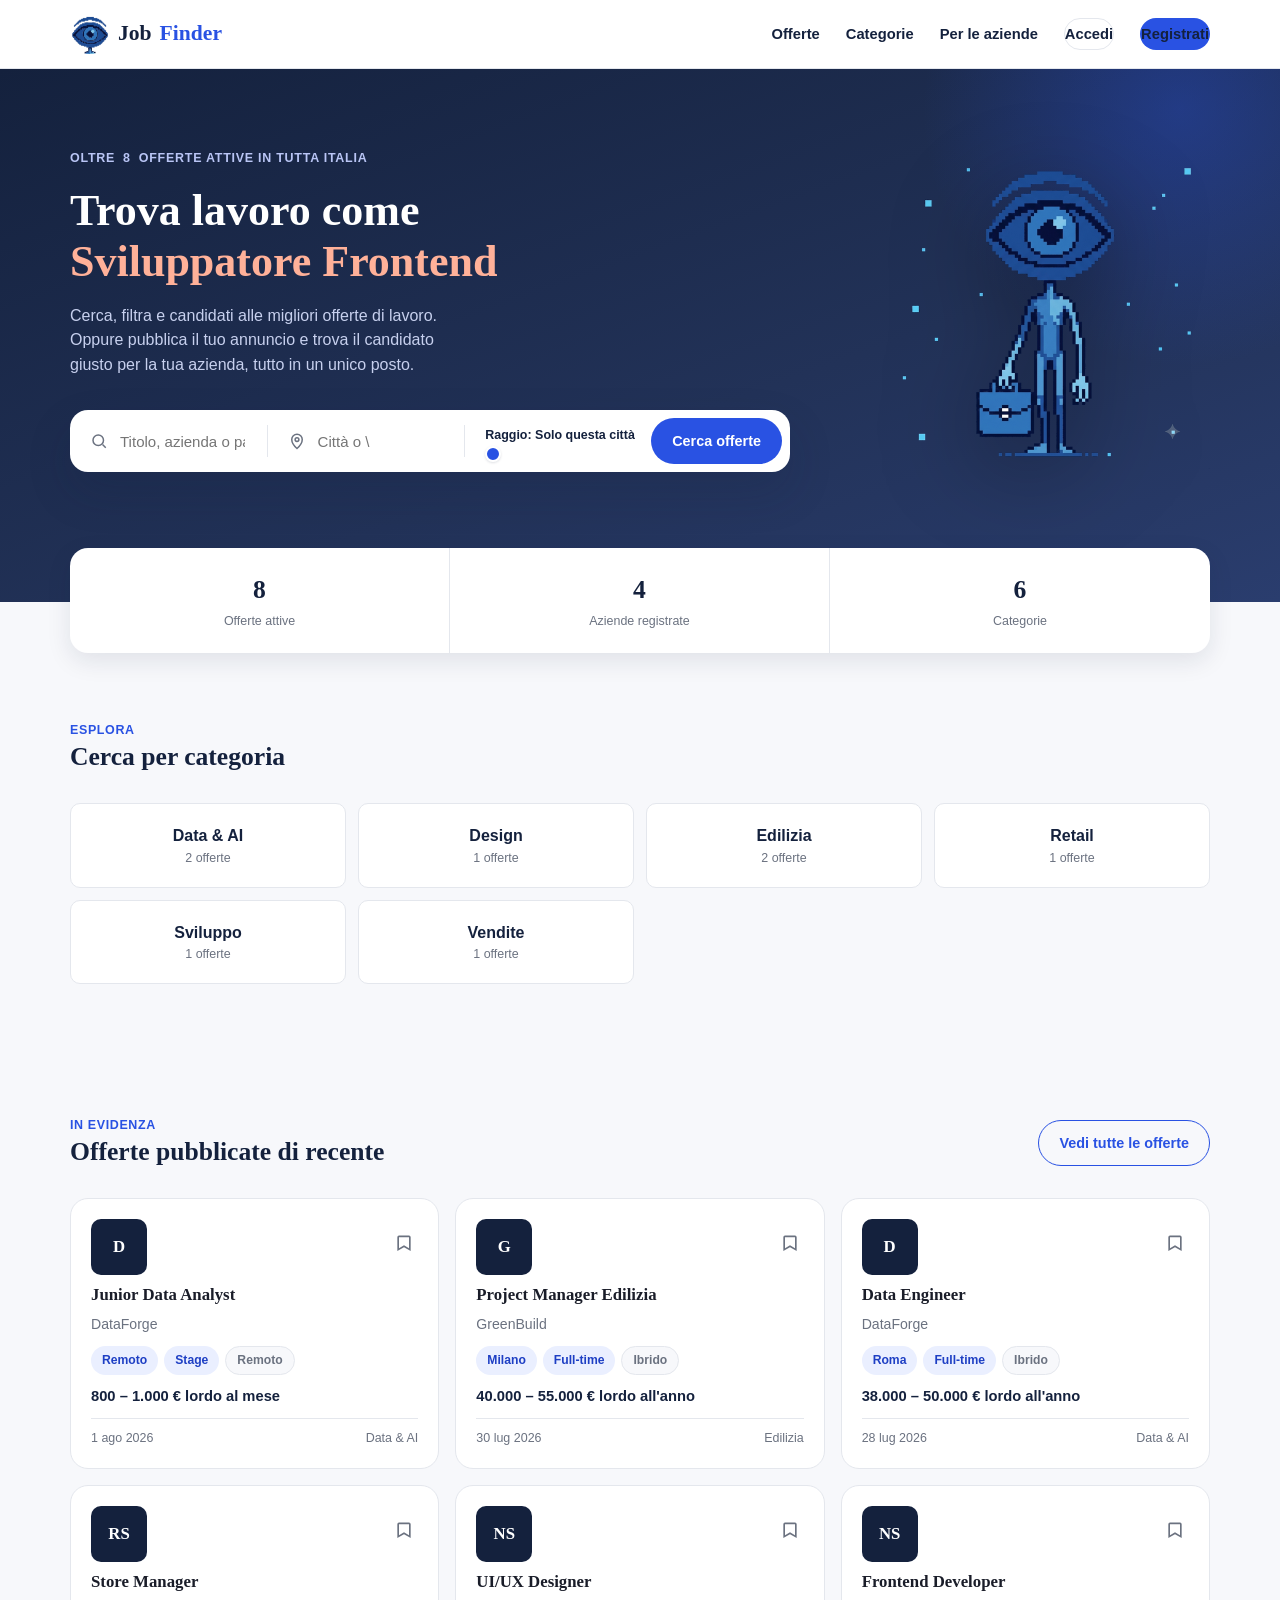
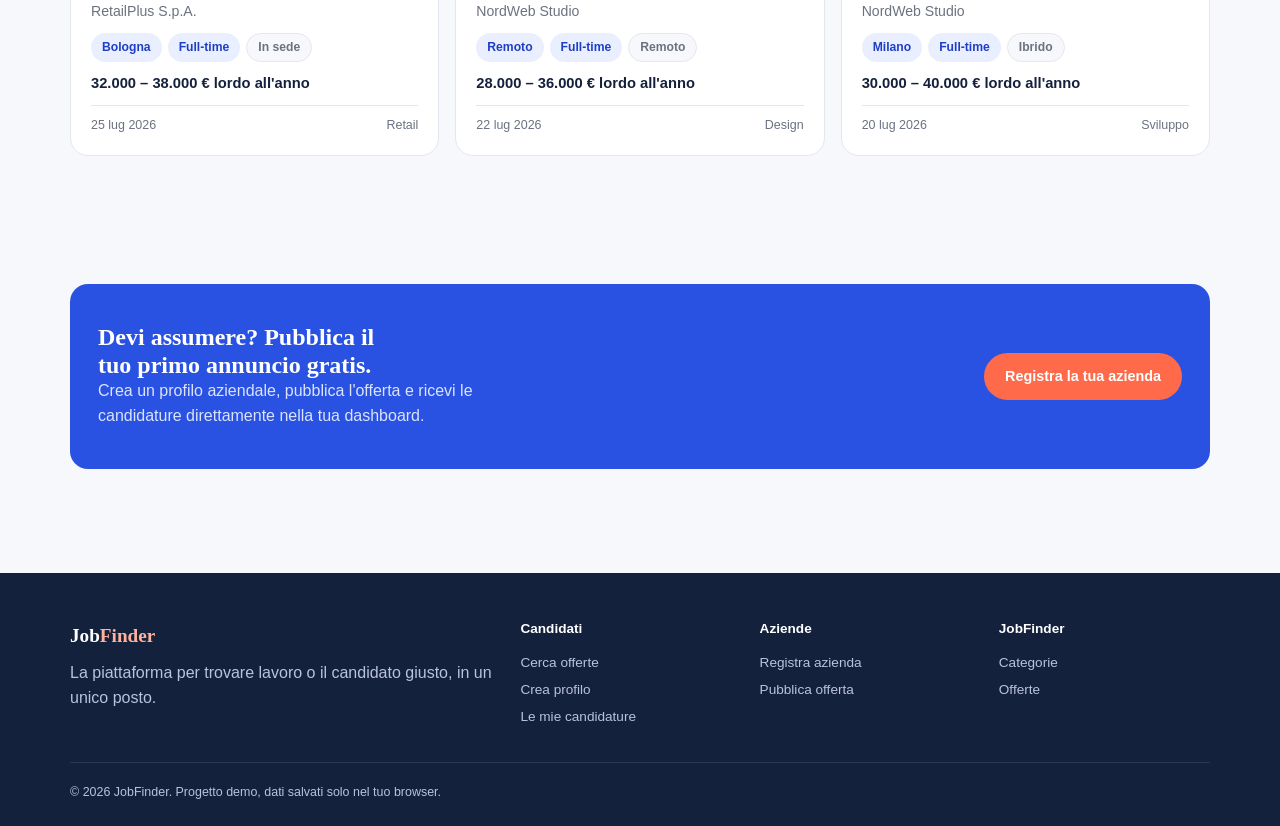
<file: index.html>
<!DOCTYPE html>
<html lang="it">
<head>
  <meta charset="UTF-8" />
  <meta name="viewport" content="width=device-width, initial-scale=1.0" />
  <title>JobFinder — Trova il lavoro giusto per te</title>
  <meta name="description" content="JobFinder: cerca offerte di lavoro, candidati o pubblica annunci per la tua azienda." />
  <link rel="icon" type="image/x-icon" href="assets/images/favicon.ico" />
  <link rel="icon" type="image/png" sizes="32x32" href="assets/images/favicon-32.png" />
  <link rel="icon" type="image/png" sizes="16x16" href="assets/images/favicon-16.png" />
  <link rel="apple-touch-icon" href="assets/images/apple-touch-icon.png" />
  <link rel="stylesheet" href="css/style.css" />
</head>
<body>

  <!-- La navbar viene costruita dinamicamente da app.js in base allo stato di sessione -->
  <div id="navbar-root" data-base-path=""></div>

  <!-- ===================== HERO ===================== -->
  <header class="hero">
    <div class="container hero__inner">
      <div class="hero__content">
        <span class="hero__eyebrow">Oltre <span id="heroJobsCount">0</span> offerte attive in tutta Italia</span>
        <h1>Trova lavoro come<br /><span class="hero__rotating" id="heroRotating">Sviluppatore Frontend</span></h1>
        <p class="hero__subtitle">
          Cerca, filtra e candidati alle migliori offerte di lavoro. Oppure pubblica il tuo annuncio
          e trova il candidato giusto per la tua azienda, tutto in un unico posto.
        </p>

        <form class="search-bar" id="heroSearchForm">
          <div class="search-bar__field">
            <svg viewBox="0 0 24 24" width="18" height="18" fill="none" stroke="currentColor" stroke-width="2"><circle cx="11" cy="11" r="7"/><path d="m21 21-4.3-4.3"/></svg>
            <input type="text" id="searchQuery" placeholder="Titolo, azienda o parola chiave" aria-label="Parola chiave" />
          </div>
          <div class="search-bar__divider"></div>
          <div class="search-bar__field autocomplete-wrapper">
            <svg viewBox="0 0 24 24" width="18" height="18" fill="none" stroke="currentColor" stroke-width="2"><path d="M12 22s7-6.2 7-12a7 7 0 1 0-14 0c0 5.8 7 12 7 12Z"/><circle cx="12" cy="10" r="2.5"/></svg>
            <input type="text" id="searchLocation" placeholder="Città o \"Remoto\"" aria-label="Località" />
            <div class="autocomplete-suggestions"></div>
          </div>
          <div class="search-bar__divider"></div>
          <div class="search-bar__field search-bar__field--select">
            <label for="searchRadius" class="radius-value">Raggio: <span id="searchRadiusValue">Solo questa città</span></label>
            <input type="range" id="searchRadius" min="0" max="100" step="5" value="0" class="range-slider" aria-label="Raggio di distanza in km" />
          </div>
          <button type="submit" class="btn btn--primary">Cerca offerte</button>
        </form>
      </div>
      <img src="assets/images/hero-character.png" alt="Mascotte di JobFinder: un personaggio pixel art con un occhio grande e una valigetta da lavoro" class="hero__character" />
    </div>
  </header>

  <!-- Stat strip: numeri reali calcolati dai dati salvati, non decorativi -->
  <div class="container">
    <div class="stat-strip">
      <div class="stat-strip__item">
        <div class="stat-strip__number" id="statJobs">0</div>
        <div class="stat-strip__label">Offerte attive</div>
      </div>
      <div class="stat-strip__item">
        <div class="stat-strip__number" id="statCompanies">0</div>
        <div class="stat-strip__label">Aziende registrate</div>
      </div>
      <div class="stat-strip__item">
        <div class="stat-strip__number" id="statCategories">0</div>
        <div class="stat-strip__label">Categorie</div>
      </div>
    </div>
  </div>

  <!-- ===================== CATEGORIE ===================== -->
  <section class="section" id="categorie">
    <div class="container">
      <div class="section__head">
        <div>
          <span class="section__eyebrow">Esplora</span>
          <h2 class="section__title">Cerca per categoria</h2>
        </div>
      </div>
      <div class="category-grid" id="categoryGrid">
        <!-- popolato via JS -->
      </div>
    </div>
  </section>

  <!-- ===================== OFFERTE IN EVIDENZA ===================== -->
  <section class="section" id="offerte">
    <div class="container">
      <div class="section__head">
        <div>
          <span class="section__eyebrow" id="resultsEyebrow">In evidenza</span>
          <h2 class="section__title" id="resultsTitle">Offerte pubblicate di recente</h2>
          <p class="text-muted" id="matchSummary" style="margin-top: 6px; display: none;"></p>
        </div>
        <a class="btn btn--outline" href="pages/jobs.html">Vedi tutte le offerte</a>
      </div>
      <div class="jobs-grid" id="jobsGrid">
        <!-- popolato via JS -->
      </div>
    </div>
  </section>

  <!-- ===================== CTA AZIENDE ===================== -->
  <section class="section" id="aziende">
    <div class="container">
      <div class="cta-band">
        <div>
          <h2>Devi assumere? Pubblica il tuo primo annuncio gratis.</h2>
          <p>Crea un profilo aziendale, pubblica l'offerta e ricevi le candidature direttamente nella tua dashboard.</p>
        </div>
        <a class="btn btn--accent" href="pages/register.html">Registra la tua azienda</a>
      </div>
    </div>
  </section>

  <!-- ===================== FOOTER ===================== -->
  <footer class="footer">
    <div class="container">
      <div class="footer__grid">
        <div class="footer__col">
          <div class="footer__logo">Job<span>Finder</span></div>
          <p>La piattaforma per trovare lavoro o il candidato giusto, in un unico posto.</p>
        </div>
        <div class="footer__col">
          <h4>Candidati</h4>
          <a href="pages/jobs.html">Cerca offerte</a>
          <a href="pages/register.html">Crea profilo</a>
          <a href="pages/dashboard-user.html">Le mie candidature</a>
        </div>
        <div class="footer__col">
          <h4>Aziende</h4>
          <a href="pages/register.html">Registra azienda</a>
          <a href="pages/dashboard-company.html">Pubblica offerta</a>
        </div>
        <div class="footer__col">
          <h4>JobFinder</h4>
          <a href="#categorie">Categorie</a>
          <a href="#offerte">Offerte</a>
        </div>
      </div>
      <div class="footer__bottom">
        <span>© <span id="footerYear"></span> JobFinder. Progetto demo, dati salvati solo nel tuo browser.</span>
      </div>
    </div>
  </footer>

  <!-- Script: ordine importante, ognuno dipende dal precedente -->
  <script src="js/storage.js" defer></script>
  <script src="js/auth.js" defer></script>
  <script src="js/geo.js" defer></script>
  <script src="js/jobs.js" defer></script>
  <script src="js/matching.js" defer></script>
  <script src="js/chat.js" defer></script>
  <script src="js/app.js" defer></script>
  <script defer>
    // Script specifico della homepage: stat strip, categorie, offerte, ricerca, typewriter hero.
    document.addEventListener("DOMContentLoaded", () => {
      JF.App.initPage();
      renderHomeStats();
      renderCategories();
      renderFeaturedJobs(JF.Jobs.getLatestJobs(6));
      renderMatchSummary();
      bindHeroSearch();
      startHeroTypewriter();
      JF.Geo.setupLocationAutocomplete(document.getElementById("searchLocation"));
      bindRadiusSlider(document.getElementById("searchRadius"), document.getElementById("searchRadiusValue"));
    });

    /** Aggiorna l'etichetta live dello slider raggio ("Solo questa città" / "+N km"). */
    function bindRadiusSlider(slider, labelEl) {
      if (!slider || !labelEl) return;
      const update = () => {
        const val = Number(slider.value);
        labelEl.textContent = val === 0 ? "Solo questa città" : `+${val} km`;
      };
      slider.addEventListener("input", update);
      update();
    }

    function renderMatchSummary() {
      const currentUser = JF.Auth.getCurrentUser();
      const summary = document.getElementById("matchSummary");
      if (!currentUser || currentUser.tipo !== "candidato") return;

      const compatible = JF.Matching.getCompatibleJobs(currentUser, 1);
      summary.style.display = "block";
      summary.innerHTML =
        compatible.length > 0
          ? `✨ Hai <strong>${compatible.length} offerte compatibili</strong> disponibili in base al tuo profilo. <a href="pages/dashboard-user.html">Guardale nella tua dashboard →</a>`
          : `Completa il tuo profilo con competenze ed esperienza per vedere le offerte più compatibili con te.`;
    }

    function renderHomeStats() {
      const jobs = JF.Storage.getJobs().filter((j) => j.stato === "attiva");
      const companies = JF.Storage.getUsers().filter((u) => u.tipo === "azienda");
      const categories = JF.Jobs.getCategories();

      document.getElementById("heroJobsCount").textContent = jobs.length;
      document.getElementById("statJobs").textContent = jobs.length;
      document.getElementById("statCompanies").textContent = companies.length;
      document.getElementById("statCategories").textContent = categories.length;
    }

    function renderCategories() {
      const grid = document.getElementById("categoryGrid");
      const jobs = JF.Storage.getJobs().filter((j) => j.stato === "attiva");
      const categories = JF.Jobs.getCategories();

      grid.innerHTML = categories
        .map((cat) => {
          const count = jobs.filter((j) => j.categoria === cat).length;
          return `
            <button class="category-card" type="button" data-category="${JF.Jobs.escapeHtml(cat)}">
              <div class="category-card__name">${JF.Jobs.escapeHtml(cat)}</div>
              <div class="category-card__count">${count} offerte</div>
            </button>
          `;
        })
        .join("");

      grid.addEventListener("click", (e) => {
        const btn = e.target.closest("[data-category]");
        if (!btn) return;
        window.location.href = `pages/jobs.html?categoria=${encodeURIComponent(btn.dataset.category)}`;
      });
    }

    function renderFeaturedJobs(jobs, customTitle) {
      const grid = document.getElementById("jobsGrid");
      const title = document.getElementById("resultsTitle");
      const eyebrow = document.getElementById("resultsEyebrow");

      if (customTitle) {
        title.textContent = customTitle;
        eyebrow.textContent = `${jobs.length} risultati`;
      } else {
        title.textContent = "Offerte pubblicate di recente";
        eyebrow.textContent = "In evidenza";
      }

      if (jobs.length === 0) {
        grid.innerHTML = `
          <div class="empty-state" style="grid-column: 1 / -1;">
            <h3>Nessuna offerta trovata</h3>
            <p>Prova a modificare i criteri di ricerca oppure esplora tutte le categorie disponibili.</p>
          </div>
        `;
        return;
      }

      const currentUser = JF.Auth.getCurrentUser();
      const isCandidate = currentUser && currentUser.tipo === "candidato";
      grid.innerHTML = jobs
        .map((job) =>
          JF.Jobs.renderJobCard(job, {
            basePath: "pages/",
            favorited: JF.Jobs.isFavorite(currentUser, job.id),
            matchScore: isCandidate ? JF.Matching.computeMatch(currentUser, job).score : null,
          })
        )
        .join("");
    }

    function bindHeroSearch() {
      const form = document.getElementById("heroSearchForm");
      form.addEventListener("submit", (e) => {
        e.preventDefault();
        const q = document.getElementById("searchQuery").value.trim();
        const location = document.getElementById("searchLocation").value.trim();
        const radius = document.getElementById("searchRadius").value;
        const params = new URLSearchParams();
        if (q) params.set("q", q);
        if (location) params.set("location", location);
        if (location && Number(radius) > 0) params.set("radius", radius);
        window.location.href = `pages/jobs.html?${params.toString()}`;
      });
    }

    /** Rotazione testuale dei ruoli nell'hero: elemento firma della homepage. */
    function startHeroTypewriter() {
      const roles = ["Sviluppatore Frontend", "UI/UX Designer", "Data Analyst", "Project Manager", "Store Manager"];
      const el = document.getElementById("heroRotating");
      if (!el) return;

      let roleIndex = 0;
      let charIndex = roles[0].length;
      let deleting = false;

      function tick() {
        const currentRole = roles[roleIndex];
        charIndex += deleting ? -1 : 1;
        el.textContent = currentRole.slice(0, charIndex);

        let delay = deleting ? 40 : 70;

        if (!deleting && charIndex === currentRole.length) {
          delay = 1600; // pausa a fine parola
          deleting = true;
        } else if (deleting && charIndex === 0) {
          deleting = false;
          roleIndex = (roleIndex + 1) % roles.length;
          delay = 300;
        }

        setTimeout(tick, delay);
      }

      setTimeout(tick, 1600);
    }
  </script>
</body>
</html>
</file>
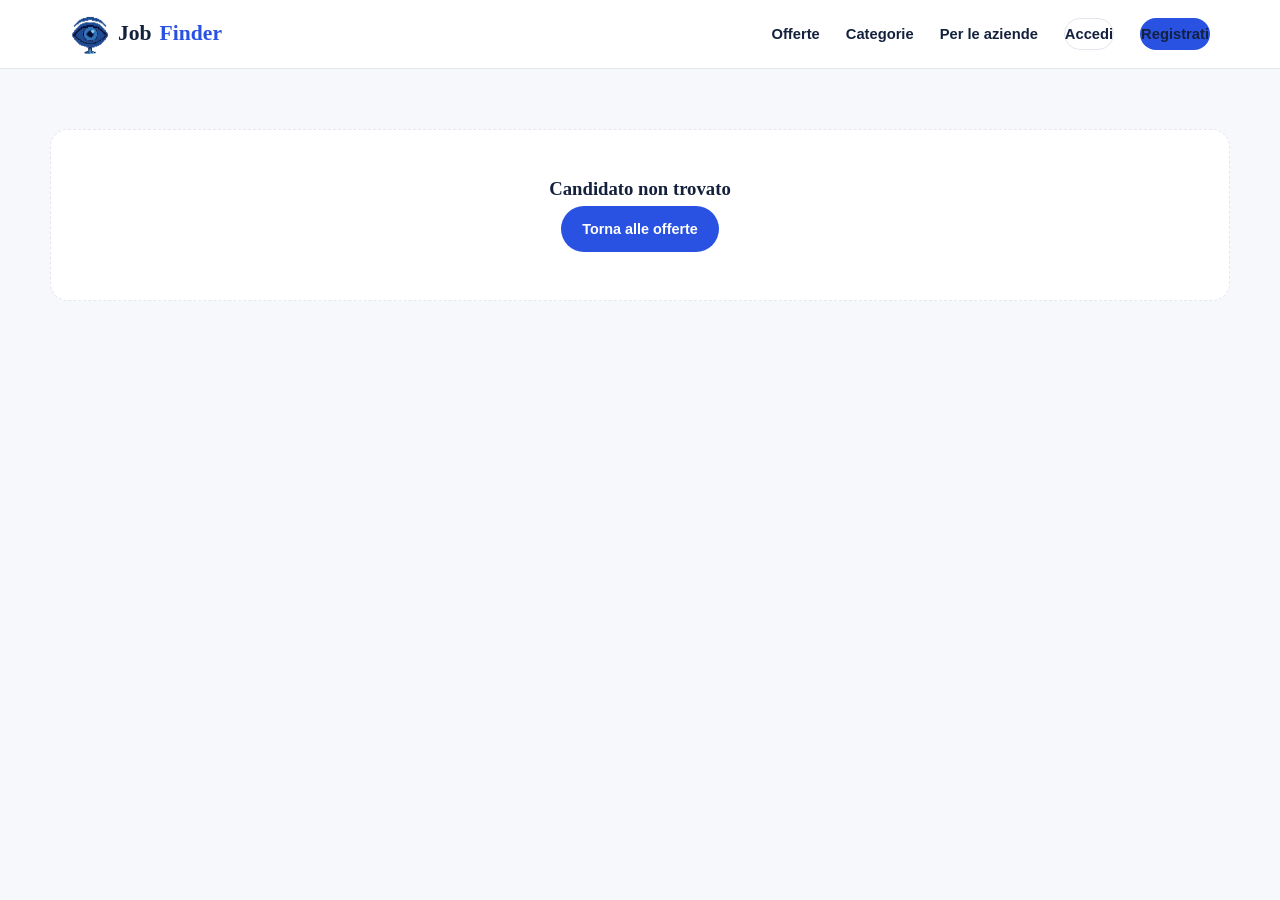
<file: pages/candidate-profile.html>
<!DOCTYPE html>
<html lang="it">
<head>
  <meta charset="UTF-8" />
  <meta name="viewport" content="width=device-width, initial-scale=1.0" />
  <title id="pageTitle">Profilo candidato — JobFinder</title>
  <link rel="icon" type="image/x-icon" href="../assets/images/favicon.ico" />
  <link rel="icon" type="image/png" sizes="32x32" href="../assets/images/favicon-32.png" />
  <link rel="icon" type="image/png" sizes="16x16" href="../assets/images/favicon-16.png" />
  <link rel="apple-touch-icon" href="../assets/images/apple-touch-icon.png" />
  <link rel="stylesheet" href="../css/style.css" />
</head>
<body>

  <div id="navbar-root" data-base-path="../"></div>

  <div id="profileContent"></div>

  <script src="../js/storage.js" defer></script>
  <script src="../js/auth.js" defer></script>
  <script src="../js/geo.js" defer></script>
  <script src="../js/jobs.js" defer></script>
  <script src="../js/matching.js" defer></script>
  <script src="../js/chat.js" defer></script>
  <script src="../js/app.js" defer></script>
  <script defer>
    document.addEventListener("DOMContentLoaded", () => {
      JF.App.initPage();
      renderCandidateProfile();
    });

    function renderCandidateProfile() {
      const params = new URLSearchParams(window.location.search);
      const candidateId = params.get("id");
      const jobId = params.get("job"); // opzionale: se arriviamo da una candidatura specifica, mostriamo anche il match
      const candidate = candidateId ? JF.Storage.getUserById(candidateId) : null;
      const container = document.getElementById("profileContent");

      if (!candidate || candidate.tipo !== "candidato") {
        container.innerHTML = `
          <div class="container" style="padding: 60px 0;">
            <div class="empty-state">
              <h3>Candidato non trovato</h3>
              <a class="btn btn--primary" href="jobs.html">Torna alle offerte</a>
            </div>
          </div>
        `;
        return;
      }

      document.getElementById("pageTitle").textContent = `${candidate.nome} ${candidate.cognome} — JobFinder`;

      const currentUser = JF.Auth.getCurrentUser();
      const isOwnProfile = currentUser && currentUser.id === candidate.id;
      const isCompanyViewer = currentUser && currentUser.tipo === "azienda";
      const isAdminViewer = currentUser && currentUser.tipo === "admin";
      const canViewPrivateInfo = isOwnProfile || isCompanyViewer || isAdminViewer; // email, telefono, CV: non pubblici a chiunque

      const fullName = `${candidate.nome} ${candidate.cognome}`.trim() || "Candidato";
      const competenze = Array.isArray(candidate.competenze) ? candidate.competenze : [];
      const job = jobId ? JF.Storage.getJobById(jobId) : null;
      const match = job && isCompanyViewer ? JF.Matching.computeMatch(candidate, job) : null;

      container.innerHTML = `
        <header class="job-detail-header">
          <div class="container">
            <a href="javascript:history.back()" class="text-muted" style="font-size: 0.85rem; display: inline-block; margin-bottom: 18px;">&larr; Indietro</a>
            <div class="job-detail-header__top">
              ${JF.Jobs.renderAvatar(candidate, "job-detail-header__logo")}
              <div>
                <h1 class="job-detail-header__title">${JF.Jobs.escapeHtml(fullName)}</h1>
                <p class="job-detail-header__company">
                  ${canViewPrivateInfo ? JF.Jobs.escapeHtml(candidate.email) : "Candidato JobFinder"}
                  ${canViewPrivateInfo && candidate.telefono ? ` · ${JF.Jobs.escapeHtml(candidate.telefono)}` : ""}
                </p>
              </div>
            </div>
            <div class="job-detail-header__meta">
              <span class="tag tag--muted">${competenze.length} competenze indicate</span>
              ${job ? `<span class="tag tag--muted">Candidato/a per: ${JF.Jobs.escapeHtml(job.titolo)}</span>` : ""}
            </div>
            <div class="job-detail-header__actions">
              ${isCompanyViewer ? `<button class="btn btn--primary" id="contactCandidateBtn" type="button">✉️ Contatta candidato</button>` : ""}
              ${canViewPrivateInfo && candidate.cvFile ? `<a class="btn btn--outline" href="${candidate.cvFile.dataUrl}" download="${JF.Jobs.escapeHtml(candidate.cvFile.name)}">📄 Scarica CV</a>` : ""}
            </div>
          </div>
        </header>

        <div class="container job-detail-body">
          <div class="job-detail-grid">
            <div>
              <div class="job-detail-block">
                <h2>Chi è</h2>
                <p>${candidate.bio ? JF.Jobs.escapeHtml(candidate.bio) : "Questo candidato non ha ancora aggiunto una presentazione."}</p>
              </div>

              <div class="job-detail-block">
                <h2>Competenze</h2>
                ${
                  competenze.length
                    ? `<div class="match-box__skills">${competenze.map((s) => `<span class="tag">${JF.Jobs.escapeHtml(s)}</span>`).join("")}</div>`
                    : `<p class="text-muted">Nessuna competenza indicata al momento.</p>`
                }
              </div>

              ${
                !canViewPrivateInfo
                  ? `<div class="empty-state"><h3>Contatti e CV riservati</h3><p>Accedi con un account azienda per vedere email, telefono e curriculum di questo candidato.</p></div>`
                  : ""
              }
            </div>

            <aside>
              ${match ? renderMatchBox(match) : ""}
              <div class="job-detail-aside">
                <h3>Riepilogo profilo</h3>
                <p><strong>Nome:</strong> ${JF.Jobs.escapeHtml(fullName)}</p>
                <p><strong>Competenze:</strong> ${competenze.length}</p>
                <p><strong>CV:</strong> ${candidate.cvFile ? "Caricato" : "Non caricato"}</p>
              </div>
            </aside>
          </div>
        </div>
      `;

      const contactBtn = document.getElementById("contactCandidateBtn");
      if (contactBtn) contactBtn.addEventListener("click", () => openContactCandidateModal(candidate, jobId));
    }

    /** Stesso box di compatibilità usato nel dettaglio offerta, qui riferito al candidato osservato. */
    function renderMatchBox(match) {
      const level = match.score >= 4 ? "high" : match.score >= 2 ? "mid" : "low";
      return `
        <div class="match-box match-box--${level}">
          <div class="match-box__score">Punteggio ${match.score}</div>
          ${
            match.matchedSkills.length > 0
              ? `<p style="font-size:0.82rem; color: var(--color-text-muted); margin-bottom:6px;">Competenze in comune con l'offerta:</p>
                 <div class="match-box__skills">${match.matchedSkills.map((s) => `<span class="tag tag--success">${JF.Jobs.escapeHtml(s)}</span>`).join("")}</div>`
              : `<p style="font-size:0.82rem; color: var(--color-text-muted);">Nessuna competenza in comune con questa offerta.</p>`
          }
        </div>
      `;
    }

    /** Modal per l'azienda che vuole scrivere al candidato direttamente dal suo profilo. */
    function openContactCandidateModal(candidate, jobId) {
      const currentUser = JF.Auth.getCurrentUser();
      let attachment = null;

      const overlay = document.createElement("div");
      overlay.className = "modal-overlay";
      overlay.innerHTML = `
        <div class="modal">
          <div class="modal__head">
            <h3>Scrivi a ${JF.Jobs.escapeHtml(`${candidate.nome} ${candidate.cognome}`.trim())}</h3>
            <button class="modal__close" type="button" id="candidateMsgModalClose" aria-label="Chiudi">&times;</button>
          </div>
          <p class="hint" style="margin-bottom:14px;">Il candidato dovrà accettare la conversazione prima di poterti rispondere.</p>
          <form id="candidateMsgForm">
            <div class="field">
              <textarea class="textarea" id="candidateMsgText" placeholder="Scrivi il tuo messaggio..." style="min-height:120px;"></textarea>
            </div>
            <div class="field">
              <label>Allegato (facoltativo)</label>
              <input class="input" type="file" id="candidateMsgAttachmentInput" accept=".pdf,.doc,.docx,.txt,.png,.jpg,.jpeg" />
              <div id="candidateMsgAttachmentPreview"></div>
              <span class="hint">Massimo 3MB.</span>
            </div>
            <button class="btn btn--primary btn--block" type="submit">Invia richiesta</button>
          </form>
        </div>
      `;
      document.body.appendChild(overlay);
      requestAnimationFrame(() => overlay.classList.add("is-open"));
      overlay.querySelector("#candidateMsgModalClose").addEventListener("click", () => overlay.remove());
      overlay.addEventListener("click", (e) => { if (e.target === overlay) overlay.remove(); });

      function refreshPreview() {
        const box = overlay.querySelector("#candidateMsgAttachmentPreview");
        if (!attachment) { box.innerHTML = ""; return; }
        box.innerHTML = `
          <div class="chat-attachment-chip" style="margin: 8px 0 0;">
            <span>📎 ${JF.Jobs.escapeHtml(attachment.name)}</span>
            <button type="button" id="candidateMsgAttachmentRemove" aria-label="Rimuovi allegato">&times;</button>
          </div>
        `;
        box.querySelector("#candidateMsgAttachmentRemove").addEventListener("click", () => {
          attachment = null;
          overlay.querySelector("#candidateMsgAttachmentInput").value = "";
          refreshPreview();
        });
      }

      overlay.querySelector("#candidateMsgAttachmentInput").addEventListener("change", (e) => {
        const file = e.target.files && e.target.files[0];
        if (!file) return;
        if (file.size > 3 * 1024 * 1024) {
          JF.App.showToast("Il file è troppo grande: massimo 3MB in questa demo", "error");
          e.target.value = "";
          return;
        }
        const reader = new FileReader();
        reader.onload = () => {
          attachment = { name: file.name, dataUrl: reader.result, size: file.size };
          refreshPreview();
        };
        reader.readAsDataURL(file);
      });

      overlay.querySelector("#candidateMsgForm").addEventListener("submit", (e) => {
        e.preventDefault();
        const testo = document.getElementById("candidateMsgText").value;
        const result = JF.Chat.startConversation(currentUser, candidate.id, testo, jobId || null, attachment);
        if (!result.ok) {
          JF.App.showToast(result.error, "error");
          return;
        }
        window.location.href = `chat.html?conv=${encodeURIComponent(result.conversation.id)}`;
      });
    }
  </script>
</body>
</html>
</file>
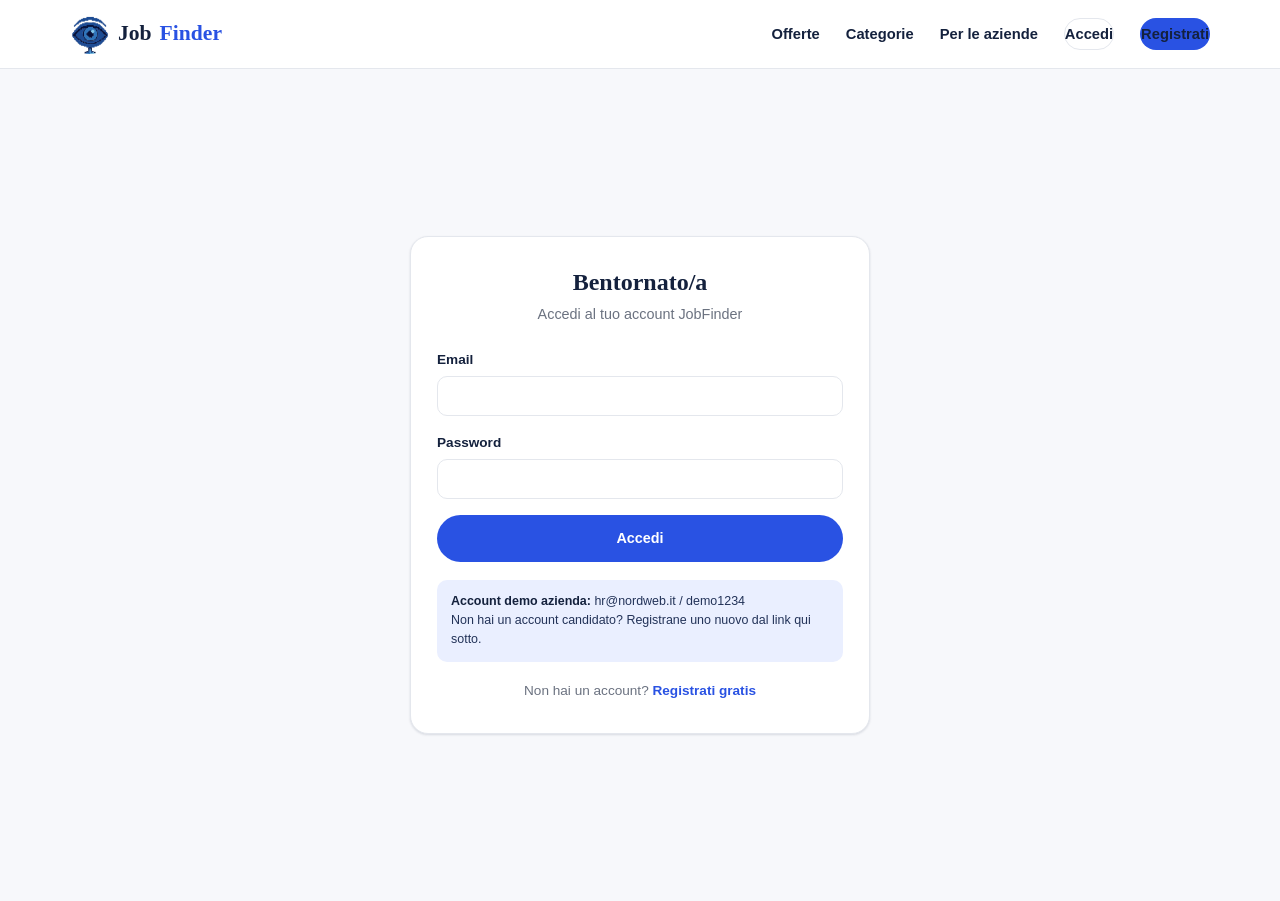
<file: pages/chat.html>
<!DOCTYPE html>
<html lang="it">
<head>
  <meta charset="UTF-8" />
  <meta name="viewport" content="width=device-width, initial-scale=1.0" />
  <title>Messaggi — JobFinder</title>
  <link rel="icon" type="image/x-icon" href="../assets/images/favicon.ico" />
  <link rel="icon" type="image/png" sizes="32x32" href="../assets/images/favicon-32.png" />
  <link rel="icon" type="image/png" sizes="16x16" href="../assets/images/favicon-16.png" />
  <link rel="apple-touch-icon" href="../assets/images/apple-touch-icon.png" />
  <link rel="stylesheet" href="../css/style.css" />
</head>
<body>

  <div id="navbar-root" data-base-path="../"></div>

  <main class="dashboard">
    <div class="container">
      <div class="chat-layout" id="chatLayout">

        <aside class="chat-sidebar">
          <h3 class="chat-sidebar__title">Messaggi</h3>
          <div id="conversationList"></div>
        </aside>

        <section class="chat-window" id="chatWindow">
          <div class="chat-empty">
            <h3>Seleziona una conversazione</h3>
            <p class="text-muted">Scegli una chat dalla lista per leggere e rispondere.</p>
          </div>
        </section>

      </div>
    </div>
  </main>

  <script src="../js/storage.js" defer></script>
  <script src="../js/auth.js" defer></script>
  <script src="../js/geo.js" defer></script>
  <script src="../js/jobs.js" defer></script>
  <script src="../js/matching.js" defer></script>
  <script src="../js/chat.js" defer></script>
  <script src="../js/app.js" defer></script>
  <script defer>
    let currentUser = null;
    let activeConversationId = null;

    document.addEventListener("DOMContentLoaded", () => {
      JF.App.initPage();
      currentUser = JF.Auth.requireAuth(null); // qualsiasi utente loggato, candidato o azienda
      if (!currentUser) return;

      renderConversationList();

      // Se si arriva da un link tipo chat.html?conv=ID (es. dopo aver avviato una richiesta), aprila subito
      const params = new URLSearchParams(window.location.search);
      const requestedConv = params.get("conv");
      if (requestedConv) openConversation(requestedConv);
    });

    function otherPartyName(conv) {
      if (!conv.otherUser) return "Utente eliminato";
      return conv.otherUser.tipo === "azienda" ? conv.otherUser.ragioneSociale : `${conv.otherUser.nome} ${conv.otherUser.cognome}`.trim();
    }

    function renderConversationList() {
      const conversations = JF.Chat.getConversationsForUser(currentUser.id, currentUser.tipo);
      const list = document.getElementById("conversationList");

      if (conversations.length === 0) {
        list.innerHTML = `<p class="text-muted" style="padding: 16px;">Nessuna conversazione ancora. Scrivi a un'azienda dalla pagina di un'offerta, o a un candidato dalle candidature ricevute.</p>`;
        return;
      }

      list.innerHTML = conversations
        .map((conv) => {
          const name = otherPartyName(conv);
          const preview = conv.lastMessage
            ? conv.lastMessage.testo || (conv.lastMessage.allegato ? `📎 ${conv.lastMessage.allegato.name}` : "")
            : "Nessun messaggio";
          let statusBadge = "";
          if (conv.status === "declined") {
            statusBadge = `<span class="tag tag--danger" style="margin-top:4px;">Rifiutata</span>`;
          } else if (conv.awaitingMyDecision) {
            statusBadge = `<span class="tag tag--warning" style="margin-top:4px;">Richiesta da accettare</span>`;
          } else if (conv.awaitingTheirDecision) {
            statusBadge = `<span class="tag tag--muted" style="margin-top:4px;">In attesa di risposta</span>`;
          } else if (conv.unreadCount > 0) {
            statusBadge = `<span class="tag tag--success" style="margin-top:4px;">${conv.unreadCount} nuovi</span>`;
          }

          return `
            <button type="button" class="chat-list-item ${conv.id === activeConversationId ? "is-active" : ""}" data-conv-id="${conv.id}">
              ${JF.Jobs.renderAvatar(conv.otherUser, "chat-list-item__avatar")}
              <div class="chat-list-item__body">
                <div class="chat-list-item__top">
                  <span class="chat-list-item__name">${JF.Jobs.escapeHtml(name)}</span>
                </div>
                ${conv.job ? `<span class="chat-list-item__job">${JF.Jobs.escapeHtml(conv.job.titolo)}</span>` : ""}
                <p class="chat-list-item__preview">${JF.Jobs.escapeHtml(preview)}</p>
                ${statusBadge}
              </div>
            </button>
          `;
        })
        .join("");

      list.querySelectorAll("[data-conv-id]").forEach((btn) => {
        btn.addEventListener("click", () => openConversation(btn.dataset.convId));
      });
    }

    function openConversation(convId) {
      const conv = JF.Chat.getConversationById(convId);
      const windowEl = document.getElementById("chatWindow");
      if (!conv) {
        windowEl.innerHTML = `<div class="chat-empty"><h3>Conversazione non trovata</h3></div>`;
        return;
      }

      activeConversationId = convId;
      const isCandidate = currentUser.tipo === "candidato";
      const myField = isCandidate ? "candidatoId" : "aziendaId";
      if (conv[myField] !== currentUser.id) return; // non è una mia conversazione

      JF.Chat.markConversationAsRead(convId, currentUser.id);

      const otherUser = JF.Storage.getUserById(isCandidate ? conv.aziendaId : conv.candidatoId);
      const name = otherUser ? (otherUser.tipo === "azienda" ? otherUser.ragioneSociale : `${otherUser.nome} ${otherUser.cognome}`.trim()) : "Utente eliminato";
      const job = conv.jobId ? JF.Storage.getJobById(conv.jobId) : null;
      const messages = JF.Chat.getMessages(convId);
      const awaitingMyDecision = conv.status === "pending" && conv.initiatorId !== currentUser.id;
      const awaitingTheirDecision = conv.status === "pending" && conv.initiatorId === currentUser.id;

      // Su mobile mostriamo un pannello alla volta: apertura di una conversazione
      // nasconde la lista e mostra la finestra a tutto schermo (con pulsante "indietro").
      document.getElementById("chatLayout").classList.add("has-active-conversation");

      windowEl.innerHTML = `
        <div class="chat-window__header">
          <button type="button" class="chat-back-btn" id="chatBackBtn" aria-label="Torna ai messaggi">&larr;</button>
          ${JF.Jobs.renderAvatar(otherUser, "chat-list-item__avatar")}
          <div style="flex:1;">
            <div class="chat-window__name">${JF.Jobs.escapeHtml(name)}</div>
            ${job ? `<div class="chat-window__job">Riguardo: ${JF.Jobs.escapeHtml(job.titolo)}</div>` : ""}
          </div>
          ${
            currentUser.tipo === "azienda" && otherUser && otherUser.tipo === "candidato"
              ? `<a class="btn btn--ghost btn--sm" href="candidate-profile.html?id=${encodeURIComponent(otherUser.id)}${conv.jobId ? `&job=${encodeURIComponent(conv.jobId)}` : ""}">👤 Vedi profilo</a>`
              : ""
          }
        </div>
        <div class="chat-messages" id="chatMessages">
          ${messages.map((m) => renderBubble(m)).join("")}
        </div>
        <div id="chatFooter"></div>
      `;

      document.getElementById("chatBackBtn").addEventListener("click", () => {
        document.getElementById("chatLayout").classList.remove("has-active-conversation");
      });

      const messagesEl = document.getElementById("chatMessages");
      messagesEl.scrollTop = messagesEl.scrollHeight;

      const footer = document.getElementById("chatFooter");
      if (conv.status === "declined") {
        footer.innerHTML = `<div class="chat-banner chat-banner--declined">Questa conversazione è stata rifiutata: non è più possibile scrivere.</div>`;
      } else if (awaitingMyDecision) {
        footer.innerHTML = `
          <div class="chat-banner chat-banner--pending">
            <p>${JF.Jobs.escapeHtml(name)} ti ha scritto per la prima volta. Vuoi avviare la conversazione?</p>
            <div class="chat-banner__actions">
              <button class="btn btn--primary btn--sm" id="acceptConvBtn">Accetta</button>
              <button class="btn btn--danger btn--sm" id="declineConvBtn">Rifiuta</button>
            </div>
          </div>
        `;
        document.getElementById("acceptConvBtn").addEventListener("click", () => respondToConversation(convId, true));
        document.getElementById("declineConvBtn").addEventListener("click", () => respondToConversation(convId, false));
      } else {
        footer.innerHTML = `
          ${awaitingTheirDecision ? `<div class="chat-banner chat-banner--waiting">In attesa che ${JF.Jobs.escapeHtml(name)} accetti la conversazione. Puoi continuare a scrivere nel frattempo.</div>` : ""}
          <div id="chatAttachmentPreview"></div>
          <form class="chat-input-row" id="chatSendForm">
            <input type="file" id="chatAttachmentInput" class="visually-hidden" accept=".pdf,.doc,.docx,.txt,.png,.jpg,.jpeg" />
            <button type="button" class="chat-attach-btn" id="chatAttachBtn" title="Allega un file" aria-label="Allega un file">📎</button>
            <input class="input" type="text" id="chatInput" placeholder="Scrivi un messaggio..." autocomplete="off" />
            <button class="btn btn--primary" type="submit">Invia</button>
          </form>
        `;
        pendingAttachment = null;
        renderAttachmentPreview();

        document.getElementById("chatAttachBtn").addEventListener("click", () => {
          document.getElementById("chatAttachmentInput").click();
        });
        document.getElementById("chatAttachmentInput").addEventListener("change", handleAttachmentChange);

        document.getElementById("chatSendForm").addEventListener("submit", (e) => {
          e.preventDefault();
          const input = document.getElementById("chatInput");
          const result = JF.Chat.sendMessage(convId, currentUser.id, currentUser.tipo, input.value, pendingAttachment);
          if (!result.ok) {
            JF.App.showToast(result.error, "error");
            return;
          }
          input.value = "";
          pendingAttachment = null;
          openConversation(convId);
          renderConversationList();
        });
      }

      renderConversationList(); // per aggiornare lo stato "attivo" e i badge non letti nella lista
    }

    // Allegato scelto ma non ancora inviato, in attesa che l'utente prema "Invia"
    let pendingAttachment = null;
    const MAX_ATTACHMENT_BYTES = 3 * 1024 * 1024; // 3MB: limite prudente per non saturare LocalStorage

    function handleAttachmentChange(e) {
      const file = e.target.files && e.target.files[0];
      if (!file) return;
      if (file.size > MAX_ATTACHMENT_BYTES) {
        JF.App.showToast("Il file è troppo grande: massimo 3MB in questa demo", "error");
        e.target.value = "";
        return;
      }
      const reader = new FileReader();
      reader.onload = () => {
        pendingAttachment = { name: file.name, dataUrl: reader.result, size: file.size };
        renderAttachmentPreview();
      };
      reader.readAsDataURL(file);
    }

    /** Mostra il "chip" dell'allegato in attesa di invio, con possibilità di rimuoverlo prima di inviare. */
    function renderAttachmentPreview() {
      const container = document.getElementById("chatAttachmentPreview");
      if (!container) return;
      if (!pendingAttachment) {
        container.innerHTML = "";
        return;
      }
      container.innerHTML = `
        <div class="chat-attachment-chip">
          <span>📎 ${JF.Jobs.escapeHtml(pendingAttachment.name)}</span>
          <button type="button" id="chatAttachmentRemove" aria-label="Rimuovi allegato">&times;</button>
        </div>
      `;
      document.getElementById("chatAttachmentRemove").addEventListener("click", () => {
        pendingAttachment = null;
        const fileInput = document.getElementById("chatAttachmentInput");
        if (fileInput) fileInput.value = "";
        renderAttachmentPreview();
      });
    }

    function renderBubble(message) {
      const mine = message.senderId === currentUser.id;
      const time = new Date(message.timestamp).toLocaleString("it-IT", { day: "numeric", month: "short", hour: "2-digit", minute: "2-digit" });
      const attachmentHtml = message.allegato
        ? `<a class="chat-attachment-link" href="${message.allegato.dataUrl}" download="${JF.Jobs.escapeHtml(message.allegato.name)}" target="_blank" rel="noopener">📎 ${JF.Jobs.escapeHtml(message.allegato.name)}</a>`
        : "";
      return `
        <div class="chat-bubble-row ${mine ? "chat-bubble-row--mine" : ""}">
          <div class="chat-bubble ${mine ? "chat-bubble--mine" : ""}">
            ${message.testo ? `<p>${JF.Jobs.escapeHtml(message.testo)}</p>` : ""}
            ${attachmentHtml}
            <span class="chat-bubble__time">${time}</span>
          </div>
        </div>
      `;
    }

    function respondToConversation(convId, accept) {
      const result = JF.Chat.respondToRequest(convId, currentUser.id, accept);
      if (!result.ok) {
        JF.App.showToast(result.error, "error");
        return;
      }
      JF.App.showToast(accept ? "Conversazione accettata" : "Conversazione rifiutata");
      openConversation(convId);
    }
  </script>
</body>
</html>
</file>
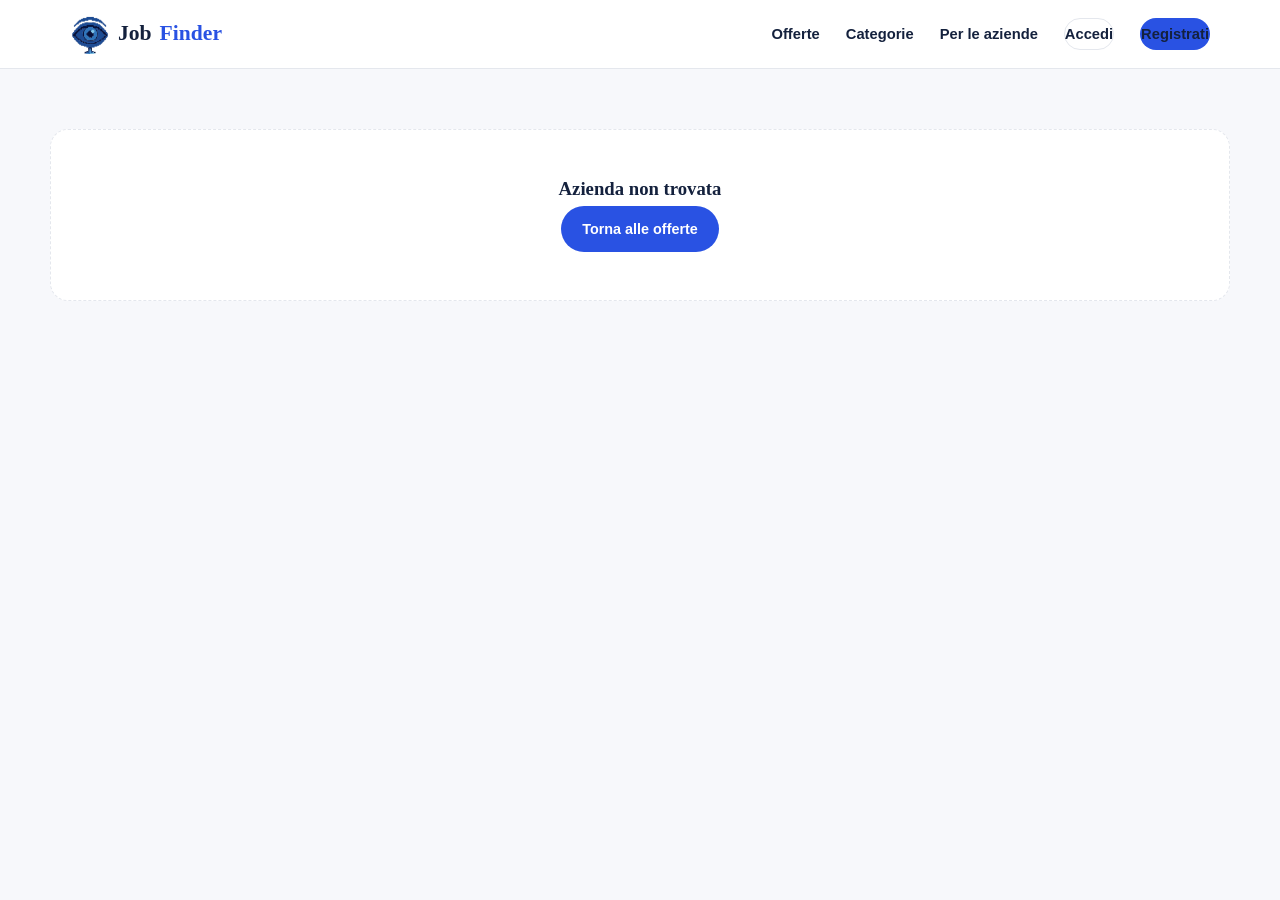
<file: pages/company-profile.html>
<!DOCTYPE html>
<html lang="it">
<head>
  <meta charset="UTF-8" />
  <meta name="viewport" content="width=device-width, initial-scale=1.0" />
  <title id="pageTitle">Profilo azienda — JobFinder</title>
  <link rel="icon" type="image/x-icon" href="../assets/images/favicon.ico" />
  <link rel="icon" type="image/png" sizes="32x32" href="../assets/images/favicon-32.png" />
  <link rel="icon" type="image/png" sizes="16x16" href="../assets/images/favicon-16.png" />
  <link rel="apple-touch-icon" href="../assets/images/apple-touch-icon.png" />
  <link rel="stylesheet" href="../css/style.css" />
</head>
<body>

  <div id="navbar-root" data-base-path="../"></div>

  <div id="profileContent"></div>

  <script src="../js/storage.js" defer></script>
  <script src="../js/auth.js" defer></script>
  <script src="../js/geo.js" defer></script>
  <script src="../js/jobs.js" defer></script>
  <script src="../js/matching.js" defer></script>
  <script src="../js/chat.js" defer></script>
  <script src="../js/app.js" defer></script>
  <script defer>
    document.addEventListener("DOMContentLoaded", () => {
      JF.App.initPage();
      renderCompanyProfile();
    });

    function renderCompanyProfile() {
      const params = new URLSearchParams(window.location.search);
      const companyId = params.get("id");
      const company = companyId ? JF.Storage.getUserById(companyId) : null;
      const container = document.getElementById("profileContent");

      if (!company || company.tipo !== "azienda") {
        container.innerHTML = `
          <div class="container" style="padding: 60px 0;">
            <div class="empty-state">
              <h3>Azienda non trovata</h3>
              <a class="btn btn--primary" href="jobs.html">Torna alle offerte</a>
            </div>
          </div>
        `;
        return;
      }

      document.getElementById("pageTitle").textContent = `${company.ragioneSociale} — JobFinder`;
      const activeJobs = JF.Jobs.getJobsByCompany(company.id).filter((j) => j.stato === "attiva");
      const currentUser = JF.Auth.getCurrentUser();
      const isCandidate = currentUser && currentUser.tipo === "candidato";

      container.innerHTML = `
        <header class="job-detail-header">
          <div class="container">
            <a href="jobs.html" class="text-muted" style="font-size: 0.85rem; display: inline-block; margin-bottom: 18px;">&larr; Torna alle offerte</a>
            <div class="job-detail-header__top">
              ${JF.Jobs.renderAvatar(company, "job-detail-header__logo")}
              <div>
                <h1 class="job-detail-header__title">${JF.Jobs.escapeHtml(company.ragioneSociale)}</h1>
                <p class="job-detail-header__company">${JF.Jobs.escapeHtml(company.settore || "Settore non specificato")}</p>
              </div>
            </div>
            <div class="job-detail-header__meta">
              ${company.sitoWeb ? `<span class="tag tag--muted">${JF.Jobs.escapeHtml(company.sitoWeb)}</span>` : ""}
              <span class="tag tag--muted">${activeJobs.length} offerte attive</span>
            </div>
          </div>
        </header>

        <div class="container job-detail-body">
          <div class="job-detail-block" style="max-width: 760px;">
            <h2>Chi siamo</h2>
            <p>${company.bio ? JF.Jobs.escapeHtml(company.bio) : "Questa azienda non ha ancora aggiunto una descrizione."}</p>
          </div>

          <div class="job-detail-block">
            <h2>Offerte attive (${activeJobs.length})</h2>
            <div class="jobs-grid" id="companyJobsGrid"></div>
          </div>
        </div>
      `;

      const grid = document.getElementById("companyJobsGrid");
      if (activeJobs.length === 0) {
        grid.innerHTML = `<div class="empty-state" style="grid-column: 1 / -1;"><h3>Nessuna offerta attiva al momento</h3></div>`;
        return;
      }
      grid.innerHTML = activeJobs
        .map((job) =>
          JF.Jobs.renderJobCard(job, {
            basePath: "",
            favorited: JF.Jobs.isFavorite(currentUser, job.id),
            matchScore: isCandidate ? JF.Matching.computeMatch(currentUser, job).score : null,
          })
        )
        .join("");
    }
  </script>
</body>
</html>
</file>
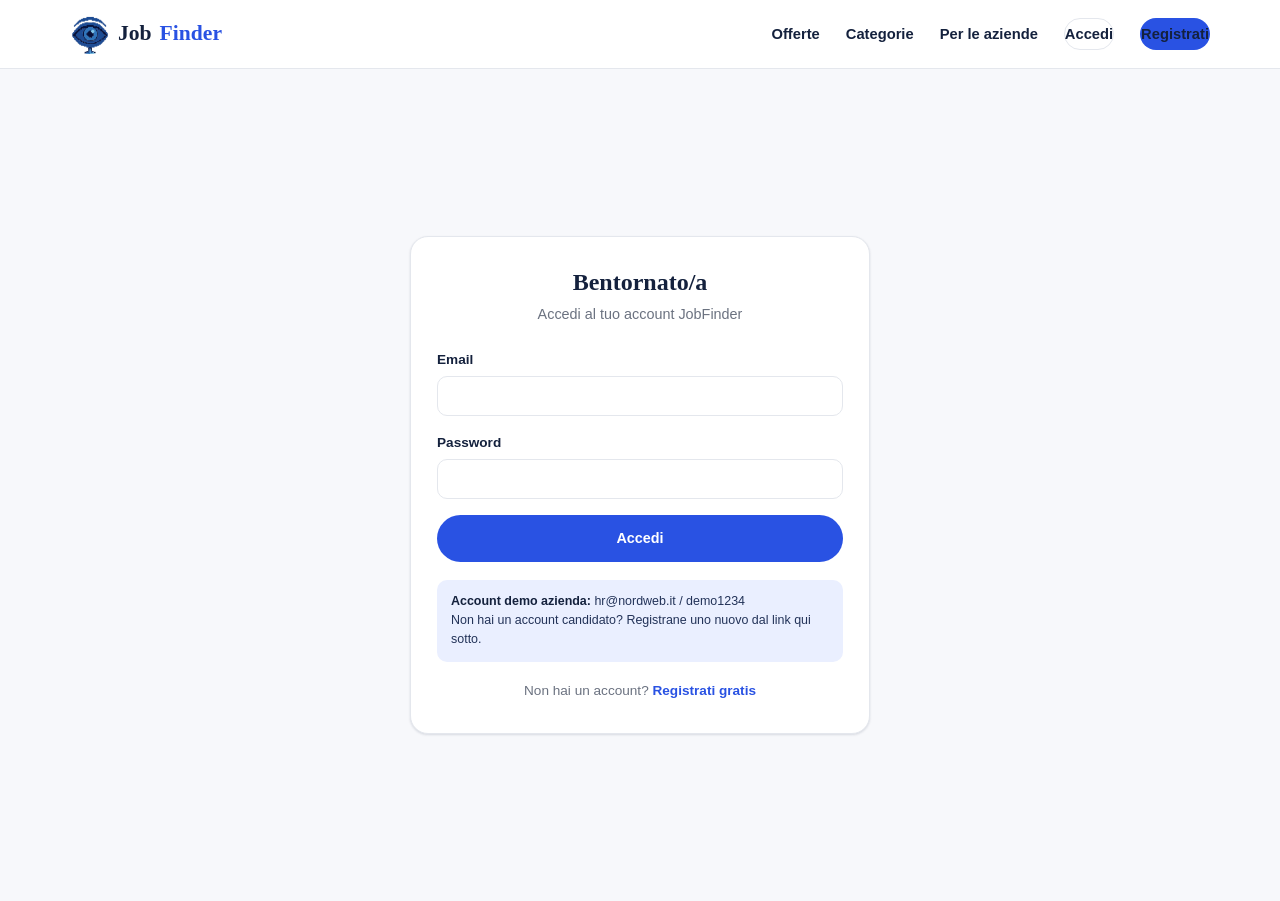
<file: pages/dashboard-admin.html>
<!DOCTYPE html>
<html lang="it">
<head>
  <meta charset="UTF-8" />
  <meta name="viewport" content="width=device-width, initial-scale=1.0" />
  <title>Pannello amministratore — JobFinder</title>
  <link rel="icon" type="image/x-icon" href="../assets/images/favicon.ico" />
  <link rel="icon" type="image/png" sizes="32x32" href="../assets/images/favicon-32.png" />
  <link rel="icon" type="image/png" sizes="16x16" href="../assets/images/favicon-16.png" />
  <link rel="apple-touch-icon" href="../assets/images/apple-touch-icon.png" />
  <link rel="stylesheet" href="../css/style.css" />
</head>
<body>

  <div id="navbar-root" data-base-path="../"></div>

  <main class="dashboard">
    <div class="container">
      <div class="dashboard__grid">

        <!-- ===================== SIDEBAR ===================== -->
        <aside class="dashboard__sidebar">
          <div class="dashboard__profile-mini">
            <div class="dashboard__avatar" id="miniAvatar">--</div>
            <div>
              <strong id="miniName">—</strong>
              <span id="miniEmail">—</span>
            </div>
          </div>
          <nav class="sidebar-nav">
            <button type="button" class="is-active" data-panel="panoramica">📊 Panoramica</button>
            <button type="button" data-panel="offerte">📋 Offerte</button>
            <button type="button" data-panel="aziende">🏢 Aziende</button>
            <button type="button" data-panel="candidati">👤 Candidati</button>
          </nav>
        </aside>

        <!-- ===================== CONTENUTO ===================== -->
        <section class="dashboard__content">

          <!-- Panel: panoramica -->
          <div class="dashboard-panel is-active" id="panel-panoramica">
            <div class="dashboard__content-head"><h2>Panoramica piattaforma</h2></div>
            <div class="admin-stats-grid" id="adminStatsGrid"></div>
          </div>

          <!-- Panel: offerte -->
          <div class="dashboard-panel" id="panel-offerte">
            <div class="dashboard__content-head">
              <h2>Tutte le offerte</h2>
              <p class="text-muted" id="jobsCountLabel"></p>
            </div>
            <div id="adminJobsList"></div>
          </div>

          <!-- Panel: aziende -->
          <div class="dashboard-panel" id="panel-aziende">
            <div class="dashboard__content-head">
              <h2>Tutte le aziende</h2>
              <p class="text-muted" id="companiesCountLabel"></p>
            </div>
            <div class="admin-tag-warning">⚠️ Eliminare un'azienda cancella anche tutte le sue offerte e le candidature ricevute.</div>
            <div id="adminCompaniesList"></div>
          </div>

          <!-- Panel: candidati -->
          <div class="dashboard-panel" id="panel-candidati">
            <div class="dashboard__content-head">
              <h2>Tutti i candidati</h2>
              <p class="text-muted" id="candidatesCountLabel"></p>
            </div>
            <div class="admin-tag-warning">⚠️ Eliminare un candidato cancella anche tutte le sue candidature.</div>
            <div id="adminCandidatesList"></div>
          </div>

        </section>
      </div>
    </div>
  </main>

  <script src="../js/storage.js" defer></script>
  <script src="../js/auth.js" defer></script>
  <script src="../js/geo.js" defer></script>
  <script src="../js/jobs.js" defer></script>
  <script src="../js/matching.js" defer></script>
  <script src="../js/chat.js" defer></script>
  <script src="../js/app.js" defer></script>
  <script src="../js/admin.js" defer></script>
</body>
</html>
</file>
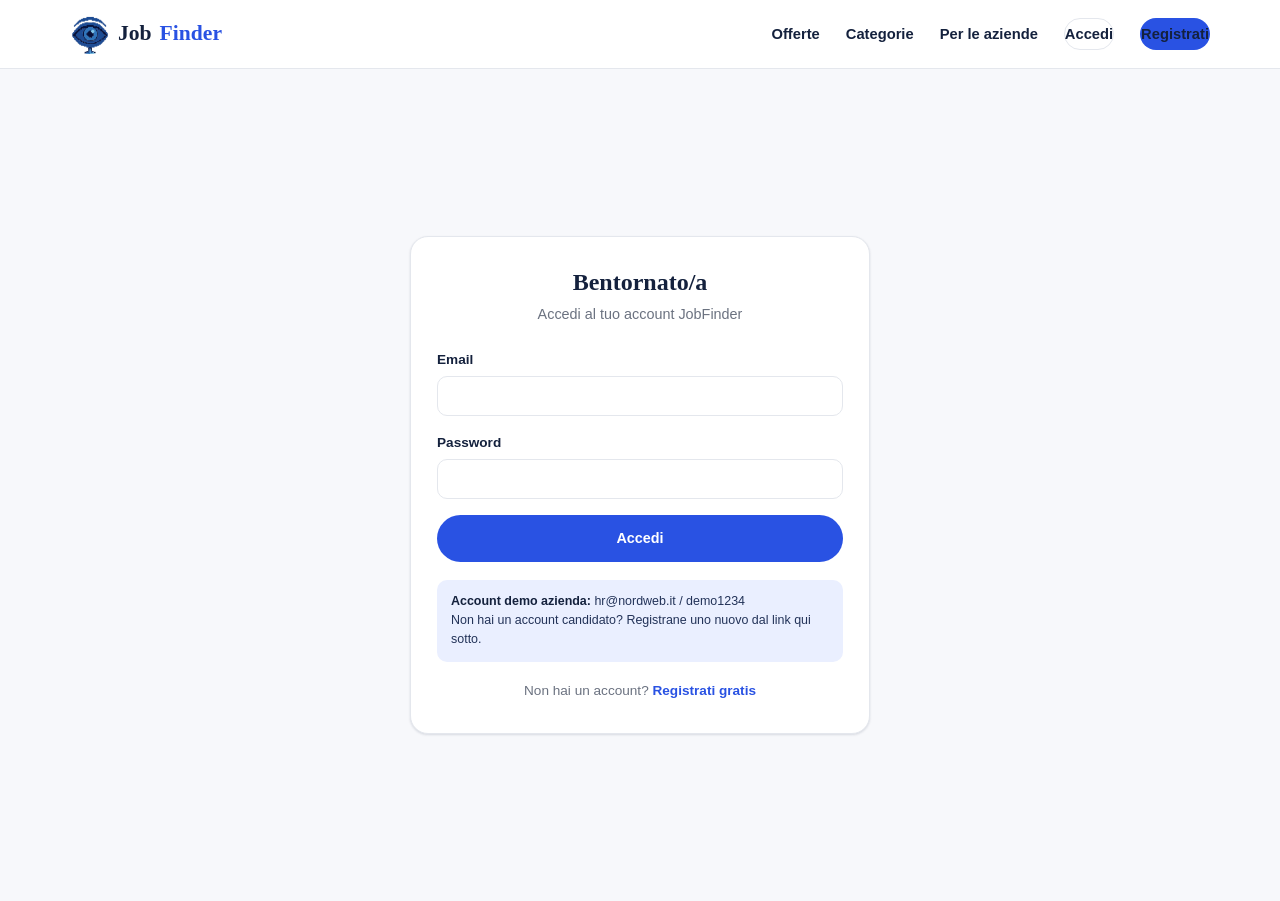
<file: pages/dashboard-company.html>
<!DOCTYPE html>
<html lang="it">
<head>
  <meta charset="UTF-8" />
  <meta name="viewport" content="width=device-width, initial-scale=1.0" />
  <title>Area azienda — JobFinder</title>
  <link rel="icon" type="image/x-icon" href="../assets/images/favicon.ico" />
  <link rel="icon" type="image/png" sizes="32x32" href="../assets/images/favicon-32.png" />
  <link rel="icon" type="image/png" sizes="16x16" href="../assets/images/favicon-16.png" />
  <link rel="apple-touch-icon" href="../assets/images/apple-touch-icon.png" />
  <link rel="stylesheet" href="../css/style.css" />
</head>
<body>

  <div id="navbar-root" data-base-path="../"></div>

  <main class="dashboard">
    <div class="container">
      <div class="dashboard__grid">

        <!-- ===================== SIDEBAR ===================== -->
        <aside class="dashboard__sidebar">
          <div class="dashboard__profile-mini">
            <div class="dashboard__avatar" id="miniAvatar">--</div>
            <div>
              <strong id="miniName">—</strong>
              <span id="miniEmail">—</span>
            </div>
          </div>
          <nav class="sidebar-nav">
            <button type="button" class="is-active" data-panel="profilo">🏢 Profilo azienda</button>
            <button type="button" data-panel="offerte">📋 Le mie offerte</button>
            <button type="button" data-panel="candidature">📥 Candidature ricevute</button>
          </nav>
        </aside>

        <!-- ===================== CONTENUTO ===================== -->
        <section class="dashboard__content">

          <!-- Panel: profilo azienda -->
          <div class="dashboard-panel is-active" id="panel-profilo">
            <div class="dashboard__content-head"><h2>Profilo azienda</h2></div>
            <form id="profileForm">
              <div class="field">
                <label>Logo aziendale</label>
                <div class="avatar-upload-preview-row">
                  <div class="avatar-upload-preview" id="p_avatarPreview">--</div>
                  <div style="flex:1;">
                    <input class="input" type="file" id="p_avatarUpload" accept="image/*" />
                    <span class="hint">Facoltativo: senza logo verranno mostrate le iniziali della ragione sociale</span>
                  </div>
                </div>
              </div>
              <div class="field">
                <label for="p_ragioneSociale">Ragione sociale</label>
                <input class="input" type="text" id="p_ragioneSociale" required />
              </div>
              <div class="form-row">
                <div class="field">
                  <label for="p_email">Email</label>
                  <input class="input" type="email" id="p_email" disabled />
                  <span class="hint">L'email non può essere modificata in questa demo</span>
                </div>
                <div class="field">
                  <label for="p_settore">Settore</label>
                  <input class="input" type="text" id="p_settore" />
                </div>
              </div>
              <div class="field">
                <label for="p_sitoWeb">Sito web</label>
                <input class="input" type="url" id="p_sitoWeb" />
              </div>
              <div class="field">
                <label for="p_bio">Descrizione azienda</label>
                <textarea class="textarea" id="p_bio" placeholder="Presenta la tua azienda ai candidati"></textarea>
              </div>
              <button class="btn btn--primary" type="submit">Salva modifiche</button>
            </form>
          </div>

          <!-- Panel: offerte pubblicate -->
          <div class="dashboard-panel" id="panel-offerte">
            <div class="dashboard__content-head">
              <h2>Le mie offerte</h2>
              <button class="btn btn--primary" id="newJobBtn" type="button">+ Pubblica offerta</button>
            </div>
            <div id="companyJobsList"></div>
          </div>

          <!-- Panel: candidature ricevute -->
          <div class="dashboard-panel" id="panel-candidature">
            <div class="dashboard__content-head">
              <h2>Candidature ricevute</h2>
              <select class="select" id="sortApplications" style="width: auto;">
                <option value="data">Più recenti</option>
                <option value="match">Più compatibili</option>
              </select>
            </div>
            <div id="companyApplicationsList"></div>
          </div>

        </section>
      </div>
    </div>
  </main>

  <!-- ===================== MODAL CREA/MODIFICA OFFERTA ===================== -->
  <div class="modal-overlay" id="jobModalOverlay">
    <div class="modal">
      <div class="modal__head">
        <h3 id="jobModalTitle">Pubblica nuova offerta</h3>
        <button class="modal__close" id="jobModalClose" type="button" aria-label="Chiudi">&times;</button>
      </div>
      <form id="jobForm">
        <input type="hidden" id="j_id" />
        <div class="field">
          <label for="j_titolo">Titolo offerta</label>
          <input class="input" type="text" id="j_titolo" required placeholder="Es. Frontend Developer" />
        </div>
        <div class="form-row">
          <div class="field">
            <label for="j_categoria">Categoria</label>
            <input class="input" type="text" id="j_categoria" required placeholder="Es. Sviluppo" list="categorySuggestions" />
            <datalist id="categorySuggestions"></datalist>
          </div>
          <div class="field">
            <label for="j_localita">Località</label>
            <div class="autocomplete-wrapper">
              <input class="input" type="text" id="j_localita" required placeholder="Es. Milano o Remoto" />
              <div class="autocomplete-suggestions"></div>
            </div>
          </div>
        </div>
        <div class="form-row">
          <div class="field">
            <label for="j_modalita">Modalità</label>
            <select class="select" id="j_modalita" required>
              <option value="In sede">In sede</option>
              <option value="Remoto">Remoto</option>
              <option value="Ibrido">Ibrido</option>
            </select>
          </div>
          <div class="field">
            <label for="j_tipoContratto">Tipo contratto</label>
            <select class="select" id="j_tipoContratto" required>
              <option value="Full-time">Full-time</option>
              <option value="Part-time">Part-time</option>
              <option value="Stage">Stage</option>
            </select>
          </div>
        </div>
        <div class="form-row">
          <div class="field">
            <label for="j_stipendioMin">Stipendio minimo (€)</label>
            <input class="input" type="number" id="j_stipendioMin" min="0" required />
          </div>
          <div class="field">
            <label for="j_stipendioMax">Stipendio massimo (€)</label>
            <input class="input" type="number" id="j_stipendioMax" min="0" required />
          </div>
        </div>
        <div class="form-row">
          <div class="field">
            <label for="j_retribuzioneTipo">Retribuzione</label>
            <select class="select" id="j_retribuzioneTipo" required>
              <option value="Lordo">Lordo</option>
              <option value="Netto">Netto</option>
            </select>
          </div>
          <div class="field">
            <label for="j_retribuzionePeriodo">Periodo</label>
            <select class="select" id="j_retribuzionePeriodo" required>
              <option value="Anno">All'anno</option>
              <option value="Mese">Al mese</option>
              <option value="Giorno">Al giorno</option>
            </select>
          </div>
        </div>
        <div class="field">
          <label for="j_descrizione">Descrizione del ruolo</label>
          <textarea class="textarea" id="j_descrizione" required placeholder="Descrivi le responsabilità del ruolo"></textarea>
        </div>
        <div class="field">
          <label for="j_requisiti">Requisiti</label>
          <textarea class="textarea" id="j_requisiti" required placeholder="Un requisito per riga"></textarea>
          <span class="hint">Scrivi un requisito per riga: verranno mostrati come elenco puntato</span>
        </div>
        <button class="btn btn--primary btn--block" type="submit" id="jobFormSubmit">Pubblica offerta</button>
      </form>
    </div>
  </div>

  <script src="../js/storage.js" defer></script>
  <script src="../js/auth.js" defer></script>
  <script src="../js/geo.js" defer></script>
  <script src="../js/jobs.js" defer></script>
  <script src="../js/matching.js" defer></script>
  <script src="../js/chat.js" defer></script>
  <script src="../js/app.js" defer></script>
  <script defer>
    let currentUser = null;

    document.addEventListener("DOMContentLoaded", () => {
      JF.App.initPage();
      currentUser = JF.Auth.requireAuth("azienda");
      if (!currentUser) return;

      renderMiniProfile();
      fillProfileForm();
      renderCompanyJobs();
      renderCompanyApplications();
      bindSidebarNav();
      bindProfileForm();
      bindAvatarPreview();
      bindJobModal();
      populateCategorySuggestions();
      JF.Geo.setupLocationAutocomplete(document.getElementById("j_localita"));
      document.getElementById("sortApplications").addEventListener("change", renderCompanyApplications);
    });

    function renderMiniProfile() {
      document.getElementById("miniAvatar").innerHTML = JF.Jobs.renderAvatarFill(currentUser);
      document.getElementById("miniName").textContent = currentUser.ragioneSociale || "Azienda";
      document.getElementById("miniEmail").textContent = currentUser.email;
    }

    function fillProfileForm() {
      document.getElementById("p_ragioneSociale").value = currentUser.ragioneSociale || "";
      document.getElementById("p_email").value = currentUser.email || "";
      document.getElementById("p_settore").value = currentUser.settore || "";
      document.getElementById("p_sitoWeb").value = currentUser.sitoWeb || "";
      document.getElementById("p_bio").value = currentUser.bio || "";
      document.getElementById("p_avatarPreview").innerHTML = JF.Jobs.renderAvatarFill(currentUser);
    }

    function readFileAsDataUrl(file) {
      return new Promise((resolve) => {
        const reader = new FileReader();
        reader.onload = () => resolve({ name: file.name, dataUrl: reader.result });
        reader.readAsDataURL(file);
      });
    }

    /** Aggiorna subito l'anteprima quando si sceglie un file, senza dover salvare prima. */
    function bindAvatarPreview() {
      document.getElementById("p_avatarUpload").addEventListener("change", async (e) => {
        const file = e.target.files && e.target.files[0];
        if (!file) return;
        const { dataUrl } = await readFileAsDataUrl(file);
        document.getElementById("p_avatarPreview").innerHTML = `<img src="${dataUrl}" alt="" class="avatar-img-fill" />`;
      });
    }

    function bindProfileForm() {
      document.getElementById("profileForm").addEventListener("submit", async (e) => {
        e.preventDefault();
        const fields = {
          ragioneSociale: document.getElementById("p_ragioneSociale").value.trim(),
          settore: document.getElementById("p_settore").value.trim(),
          sitoWeb: document.getElementById("p_sitoWeb").value.trim(),
          bio: document.getElementById("p_bio").value.trim(),
        };

        const avatarInput = document.getElementById("p_avatarUpload");
        if (avatarInput.files && avatarInput.files[0]) {
          fields.fotoProfilo = await readFileAsDataUrl(avatarInput.files[0]);
        }

        currentUser = JF.Auth.updateCurrentUser(fields);
        renderMiniProfile();
        JF.App.showToast("Profilo aziendale aggiornato");
      });
    }

    function populateCategorySuggestions() {
      const datalist = document.getElementById("categorySuggestions");
      datalist.innerHTML = JF.Jobs.getCategories()
        .map((cat) => `<option value="${JF.Jobs.escapeHtml(cat)}"></option>`)
        .join("");
    }

    // -------------------------------------------------------------------
    // Gestione offerte (elenco + azioni modifica/elimina)
    // -------------------------------------------------------------------

    function renderCompanyJobs() {
      const jobs = JF.Jobs.getJobsByCompany(currentUser.id);
      const list = document.getElementById("companyJobsList");

      if (jobs.length === 0) {
        list.innerHTML = `
          <div class="empty-state">
            <h3>Nessuna offerta pubblicata</h3>
            <p>Pubblica la tua prima offerta di lavoro con il pulsante qui sopra.</p>
          </div>
        `;
        return;
      }

      list.innerHTML = jobs
        .map((job) => {
          const applicationsCount = JF.Storage.getApplications().filter((a) => a.jobId === job.id).length;
          return `
            <article class="manage-job-card">
              <div>
                <div class="manage-job-card__title">${JF.Jobs.escapeHtml(job.titolo)}</div>
                <div class="manage-job-card__meta" style="margin-top: 6px;">
                  <span class="tag">${JF.Jobs.escapeHtml(job.localita)}</span>
                  <span class="tag tag--muted">${JF.Jobs.escapeHtml(job.tipoContratto)}</span>
                  <span class="tag tag--muted">${applicationsCount} candidature</span>
                </div>
              </div>
              <div class="manage-job-card__actions">
                <a class="btn btn--ghost btn--sm" href="job-detail.html?id=${encodeURIComponent(job.id)}">Vedi</a>
                <button class="btn btn--outline btn--sm" type="button" data-edit-job="${job.id}">Modifica</button>
                <button class="btn btn--danger btn--sm" type="button" data-delete-job="${job.id}">Elimina</button>
              </div>
            </article>
          `;
        })
        .join("");

      list.querySelectorAll("[data-edit-job]").forEach((btn) => {
        btn.addEventListener("click", () => openJobModal(btn.dataset.editJob));
      });
      list.querySelectorAll("[data-delete-job]").forEach((btn) => {
        btn.addEventListener("click", () => handleDeleteJob(btn.dataset.deleteJob));
      });
    }

    function handleDeleteJob(jobId) {
      const job = JF.Storage.getJobById(jobId);
      const confirmed = window.confirm(`Eliminare definitivamente l'offerta "${job ? job.titolo : ""}"?`);
      if (!confirmed) return;
      JF.Storage.deleteJob(jobId);
      renderCompanyJobs();
      JF.App.showToast("Offerta eliminata");
    }

    // -------------------------------------------------------------------
    // Modal crea/modifica offerta
    // -------------------------------------------------------------------

    function bindJobModal() {
      document.getElementById("newJobBtn").addEventListener("click", () => openJobModal(null));
      document.getElementById("jobModalClose").addEventListener("click", closeJobModal);
      document.getElementById("jobModalOverlay").addEventListener("click", (e) => {
        if (e.target.id === "jobModalOverlay") closeJobModal();
      });
      document.getElementById("jobForm").addEventListener("submit", handleJobFormSubmit);
    }

    function openJobModal(jobId) {
      const form = document.getElementById("jobForm");
      form.reset();

      const job = jobId ? JF.Storage.getJobById(jobId) : null;
      document.getElementById("j_id").value = job ? job.id : "";
      document.getElementById("jobModalTitle").textContent = job ? "Modifica offerta" : "Pubblica nuova offerta";
      document.getElementById("jobFormSubmit").textContent = job ? "Salva modifiche" : "Pubblica offerta";

      if (job) {
        document.getElementById("j_titolo").value = job.titolo;
        document.getElementById("j_categoria").value = job.categoria;
        document.getElementById("j_localita").value = job.localita;
        document.getElementById("j_modalita").value = job.modalita;
        document.getElementById("j_tipoContratto").value = job.tipoContratto;
        document.getElementById("j_stipendioMin").value = job.stipendioMin;
        document.getElementById("j_stipendioMax").value = job.stipendioMax;
        document.getElementById("j_retribuzioneTipo").value = job.retribuzioneTipo || "Lordo";
        document.getElementById("j_retribuzionePeriodo").value = job.retribuzionePeriodo || "Anno";
        document.getElementById("j_descrizione").value = job.descrizione;
        document.getElementById("j_requisiti").value = job.requisiti.join("\n");
      }

      document.getElementById("jobModalOverlay").classList.add("is-open");
    }

    function closeJobModal() {
      document.getElementById("jobModalOverlay").classList.remove("is-open");
    }

    function handleJobFormSubmit(e) {
      e.preventDefault();
      const id = document.getElementById("j_id").value;
      const requisiti = document
        .getElementById("j_requisiti")
        .value.split("\n")
        .map((r) => r.trim())
        .filter(Boolean);

      const fields = {
        titolo: document.getElementById("j_titolo").value.trim(),
        categoria: document.getElementById("j_categoria").value.trim(),
        localita: document.getElementById("j_localita").value.trim(),
        modalita: document.getElementById("j_modalita").value,
        tipoContratto: document.getElementById("j_tipoContratto").value,
        stipendioMin: Number(document.getElementById("j_stipendioMin").value) || 0,
        stipendioMax: Number(document.getElementById("j_stipendioMax").value) || 0,
        retribuzioneTipo: document.getElementById("j_retribuzioneTipo").value,
        retribuzionePeriodo: document.getElementById("j_retribuzionePeriodo").value,
        descrizione: document.getElementById("j_descrizione").value.trim(),
        requisiti,
      };

      if (id) {
        JF.Storage.updateJob(id, fields);
        JF.App.showToast("Offerta aggiornata");
      } else {
        JF.Storage.addJob({
          id: JF.Storage.generateId("job"),
          aziendaId: currentUser.id,
          dataPubblicazione: new Date().toISOString(),
          stato: "attiva",
          ...fields,
        });
        JF.App.showToast("Offerta pubblicata");
      }

      closeJobModal();
      renderCompanyJobs();
      populateCategorySuggestions();
    }

    // -------------------------------------------------------------------
    // Candidature ricevute
    // -------------------------------------------------------------------

    function renderCompanyApplications() {
      let applications = JF.Jobs.getApplicationsForCompany(currentUser.id);
      const list = document.getElementById("companyApplicationsList");

      if (applications.length === 0) {
        list.innerHTML = `
          <div class="empty-state">
            <h3>Nessuna candidatura ricevuta</h3>
            <p>Quando un candidato si candiderà a una tua offerta, lo vedrai comparire qui.</p>
          </div>
        `;
        return;
      }

      // Arricchisce ogni candidatura con il match ricalcolato sul profilo attuale del candidato
      applications = applications.map((app) => ({
        ...app,
        liveMatch: app.job && app.candidato ? JF.Matching.computeMatch(app.candidato, app.job).score : (app.matchScore ?? 0),
      }));

      const sortMode = document.getElementById("sortApplications").value;
      if (sortMode === "match") {
        applications.sort((a, b) => b.liveMatch - a.liveMatch);
      }

      list.innerHTML = applications
        .map((app) => {
          if (!app.job || !app.candidato) return "";
          const candidateName = `${app.candidato.nome} ${app.candidato.cognome}`.trim();
          return `
            <article class="application-row" style="flex-direction: column; align-items: stretch;">
              <div class="application-row__top">
                <div>
                  <span class="application-row__title">${JF.Jobs.escapeHtml(candidateName)}</span>
                  <span class="tag ${JF.Matching.scoreTagClass(app.liveMatch)}" style="margin-left:8px;">Punteggio ${app.liveMatch}</span>
                  <p class="application-row__sub">
                    Candidatura per <strong>${JF.Jobs.escapeHtml(app.job.titolo)}</strong> · ${JF.Jobs.formatDate(app.dataInvio)}
                    ${app.candidato.email ? ` · ${JF.Jobs.escapeHtml(app.candidato.email)}` : ""}
                  </p>
                </div>
                <div style="display:flex; align-items:center; gap:8px;">
                  <a class="btn btn--ghost btn--sm" href="candidate-profile.html?id=${encodeURIComponent(app.candidatoId)}&job=${encodeURIComponent(app.jobId)}">👤 Profilo</a>
                  ${app.cvFile ? `<a class="btn btn--ghost btn--sm" href="${app.cvFile.dataUrl}" download="${JF.Jobs.escapeHtml(app.cvFile.name)}">📄 CV</a>` : ""}
                  ${renderMessageButton(app)}
                  <select class="select" style="width: auto;" data-status-select="${app.id}">
                    <option value="inviata" ${app.stato === "inviata" ? "selected" : ""}>Inviata</option>
                    <option value="visualizzata" ${app.stato === "visualizzata" ? "selected" : ""}>Visualizzata</option>
                    <option value="colloquio" ${app.stato === "colloquio" ? "selected" : ""}>Colloquio</option>
                    <option value="selezionato" ${app.stato === "selezionato" ? "selected" : ""}>Selezionato</option>
                    <option value="rifiutato" ${app.stato === "rifiutato" ? "selected" : ""}>Rifiutato</option>
                  </select>
                  <button class="btn btn--danger btn--sm" type="button" data-delete-application="${app.id}">Elimina</button>
                </div>
              </div>
              ${app.messaggio ? `<p class="text-muted" style="font-size:0.85rem; margin-top:6px;">"${JF.Jobs.escapeHtml(app.messaggio)}"</p>` : ""}
            </article>
          `;
        })
        .join("");

      list.querySelectorAll("[data-message-candidate]").forEach((btn) => {
        btn.addEventListener("click", () => openMessageModal(btn.dataset.messageCandidate, btn.dataset.jobId));
      });

      list.querySelectorAll("[data-status-select]").forEach((select) => {
        select.addEventListener("change", () => {
          JF.Storage.updateApplication(select.dataset.statusSelect, { stato: select.value });
          JF.App.showToast("Stato candidatura aggiornato");
        });
      });

      list.querySelectorAll("[data-delete-application]").forEach((btn) => {
        btn.addEventListener("click", () => {
          const confirmed = window.confirm("Eliminare definitivamente questa candidatura? L'operazione non è reversibile.");
          if (!confirmed) return;
          JF.Storage.deleteApplication(btn.dataset.deleteApplication);
          renderCompanyApplications();
          JF.App.showToast("Candidatura eliminata");
        });
      });
    }

    function renderMessageButton(app) {
      const existing = JF.Chat.findConversation(app.candidatoId, currentUser.id);
      if (existing) {
        return `<a class="btn btn--outline btn--sm" href="chat.html?conv=${encodeURIComponent(existing.id)}">✉️ Chat</a>`;
      }
      return `<button class="btn btn--outline btn--sm" type="button" data-message-candidate="${app.candidatoId}" data-job-id="${app.jobId}">✉️ Messaggia</button>`;
    }

    function openMessageModal(candidatoId, jobId) {
      const candidate = JF.Storage.getUserById(candidatoId);
      const candidateName = candidate ? `${candidate.nome} ${candidate.cognome}`.trim() : "il candidato";
      let msgAttachment = null;

      const overlay = document.createElement("div");
      overlay.className = "modal-overlay";
      overlay.innerHTML = `
        <div class="modal">
          <div class="modal__head">
            <h3>Scrivi a ${JF.Jobs.escapeHtml(candidateName)}</h3>
            <button class="modal__close" type="button" id="msgModalClose" aria-label="Chiudi">&times;</button>
          </div>
          <p class="hint" style="margin-bottom:14px;">Il candidato dovrà accettare la conversazione prima di poterti rispondere.</p>
          <form id="msgForm">
            <div class="field">
              <textarea class="textarea" id="msgText" placeholder="Scrivi il tuo messaggio..." style="min-height:120px;"></textarea>
            </div>
            <div class="field">
              <label>Allegato (facoltativo)</label>
              <input class="input" type="file" id="msgAttachmentInput" accept=".pdf,.doc,.docx,.txt,.png,.jpg,.jpeg" />
              <div id="msgAttachmentPreview"></div>
              <span class="hint">Massimo 3MB.</span>
            </div>
            <button class="btn btn--primary btn--block" type="submit">Invia richiesta</button>
          </form>
        </div>
      `;
      document.body.appendChild(overlay);
      requestAnimationFrame(() => overlay.classList.add("is-open"));
      overlay.querySelector("#msgModalClose").addEventListener("click", () => overlay.remove());
      overlay.addEventListener("click", (e) => { if (e.target === overlay) overlay.remove(); });

      function refreshAttachmentPreview() {
        const container = overlay.querySelector("#msgAttachmentPreview");
        if (!msgAttachment) { container.innerHTML = ""; return; }
        container.innerHTML = `
          <div class="chat-attachment-chip" style="margin: 8px 0 0;">
            <span>📎 ${JF.Jobs.escapeHtml(msgAttachment.name)}</span>
            <button type="button" id="msgAttachmentRemove" aria-label="Rimuovi allegato">&times;</button>
          </div>
        `;
        container.querySelector("#msgAttachmentRemove").addEventListener("click", () => {
          msgAttachment = null;
          overlay.querySelector("#msgAttachmentInput").value = "";
          refreshAttachmentPreview();
        });
      }

      overlay.querySelector("#msgAttachmentInput").addEventListener("change", (e) => {
        const file = e.target.files && e.target.files[0];
        if (!file) return;
        if (file.size > 3 * 1024 * 1024) {
          JF.App.showToast("Il file è troppo grande: massimo 3MB in questa demo", "error");
          e.target.value = "";
          return;
        }
        const reader = new FileReader();
        reader.onload = () => {
          msgAttachment = { name: file.name, dataUrl: reader.result, size: file.size };
          refreshAttachmentPreview();
        };
        reader.readAsDataURL(file);
      });

      overlay.querySelector("#msgForm").addEventListener("submit", (e) => {
        e.preventDefault();
        const testo = document.getElementById("msgText").value;
        const result = JF.Chat.startConversation(currentUser, candidatoId, testo, jobId, msgAttachment);
        if (!result.ok) {
          JF.App.showToast(result.error, "error");
          return;
        }
        window.location.href = `chat.html?conv=${encodeURIComponent(result.conversation.id)}`;
      });
    }

    function bindSidebarNav() {
      const buttons = document.querySelectorAll(".sidebar-nav button");
      buttons.forEach((btn) => {
        btn.addEventListener("click", () => {
          buttons.forEach((b) => b.classList.remove("is-active"));
          btn.classList.add("is-active");

          document.querySelectorAll(".dashboard-panel").forEach((panel) => panel.classList.remove("is-active"));
          document.getElementById(`panel-${btn.dataset.panel}`).classList.add("is-active");
        });
      });
    }
  </script>
</body>
</html>
</file>
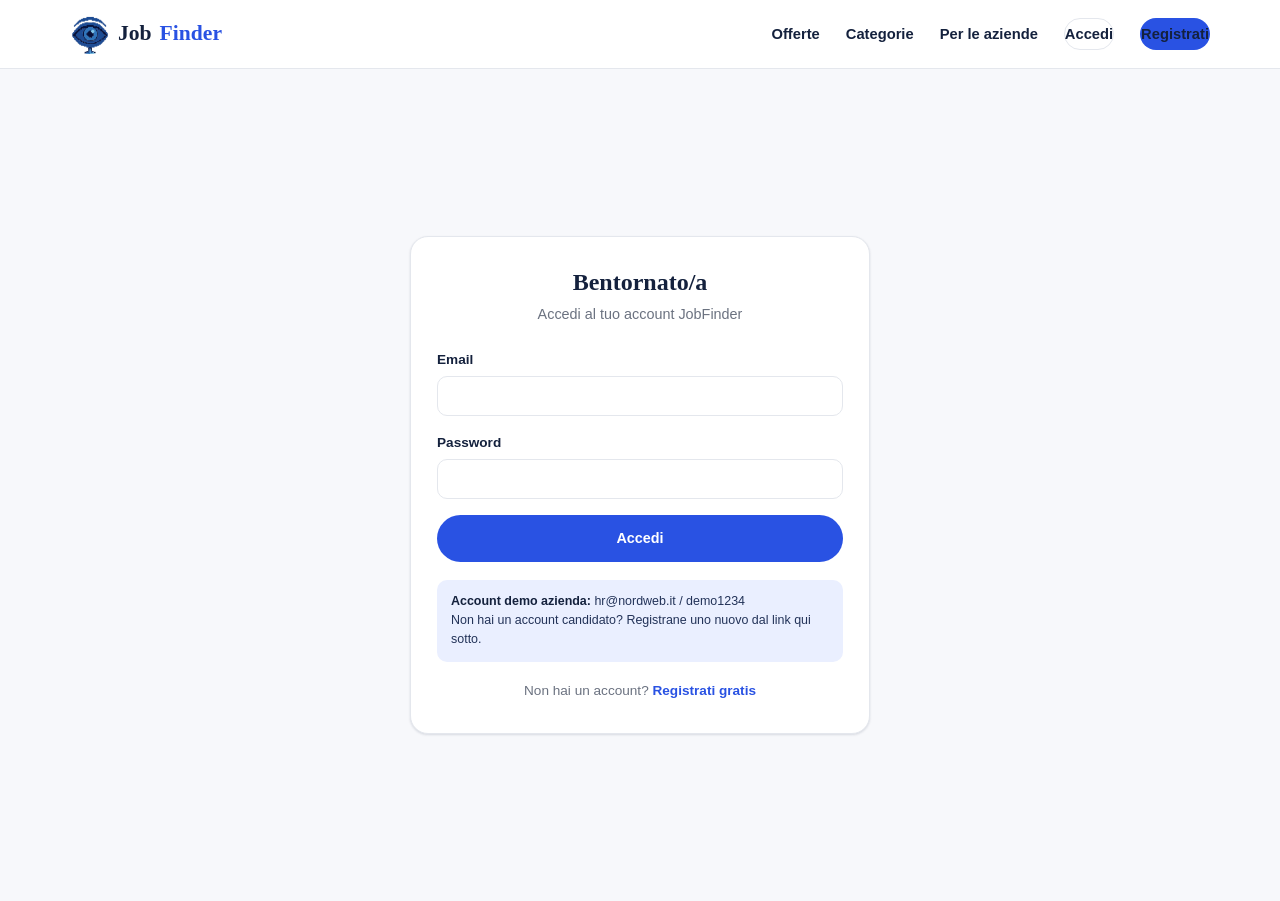
<file: pages/dashboard-user.html>
<!DOCTYPE html>
<html lang="it">
<head>
  <meta charset="UTF-8" />
  <meta name="viewport" content="width=device-width, initial-scale=1.0" />
  <title>La mia area — JobFinder</title>
  <link rel="icon" type="image/x-icon" href="../assets/images/favicon.ico" />
  <link rel="icon" type="image/png" sizes="32x32" href="../assets/images/favicon-32.png" />
  <link rel="icon" type="image/png" sizes="16x16" href="../assets/images/favicon-16.png" />
  <link rel="apple-touch-icon" href="../assets/images/apple-touch-icon.png" />
  <link rel="stylesheet" href="../css/style.css" />
</head>
<body>

  <div id="navbar-root" data-base-path="../"></div>

  <main class="dashboard">
    <div class="container">
      <div class="dashboard__grid">

        <!-- ===================== SIDEBAR ===================== -->
        <aside class="dashboard__sidebar">
          <div class="dashboard__profile-mini">
            <div class="dashboard__avatar" id="miniAvatar">--</div>
            <div>
              <strong id="miniName">—</strong>
              <span id="miniEmail">—</span>
            </div>
          </div>
          <nav class="sidebar-nav">
            <button type="button" class="is-active" data-panel="profilo">👤 Il mio profilo</button>
            <button type="button" data-panel="compatibili">✨ Offerte compatibili</button>
            <button type="button" data-panel="preferiti">♥ Offerte salvate</button>
            <button type="button" data-panel="candidature">📄 Le mie candidature</button>
          </nav>
        </aside>

        <!-- ===================== CONTENUTO ===================== -->
        <section class="dashboard__content">

          <!-- Panel: profilo -->
          <div class="dashboard-panel is-active" id="panel-profilo">
            <div class="dashboard__content-head"><h2>Il mio profilo</h2></div>
            <form id="profileForm">
              <div class="field">
                <label>Foto profilo</label>
                <div class="avatar-upload-preview-row">
                  <div class="avatar-upload-preview" id="p_avatarPreview">--</div>
                  <div style="flex:1;">
                    <input class="input" type="file" id="p_avatarUpload" accept="image/*" />
                    <span class="hint">Facoltativa: senza foto verranno mostrate le tue iniziali</span>
                  </div>
                </div>
              </div>
              <div class="form-row">
                <div class="field">
                  <label for="p_nome">Nome</label>
                  <input class="input" type="text" id="p_nome" required />
                </div>
                <div class="field">
                  <label for="p_cognome">Cognome</label>
                  <input class="input" type="text" id="p_cognome" required />
                </div>
              </div>
              <div class="form-row">
                <div class="field">
                  <label for="p_email">Email</label>
                  <input class="input" type="email" id="p_email" disabled />
                  <span class="hint">L'email non può essere modificata in questa demo</span>
                </div>
                <div class="field">
                  <label for="p_telefono">Telefono</label>
                  <input class="input" type="tel" id="p_telefono" />
                </div>
              </div>
              <div class="field">
                <label for="p_competenze">Competenze</label>
                <input class="input" type="text" id="p_competenze" placeholder="Es. JavaScript, React, Figma" />
                <span class="hint">Separale con una virgola: sono la base del calcolo di compatibilità con le offerte</span>
              </div>
              <div class="field">
                <label for="p_bio">Presentazione breve</label>
                <textarea class="textarea" id="p_bio" placeholder="Racconta la tua esperienza professionale"></textarea>
              </div>
              <div class="field">
                <label for="p_cvUpload">Carica CV</label>
                <input class="input" type="file" id="p_cvUpload" accept=".pdf,.doc,.docx,.txt" />
                <span class="hint" id="p_cvCurrent">Nessun CV caricato</span>
              </div>
              <button class="btn btn--primary" type="submit">Salva modifiche</button>
            </form>
          </div>

          <!-- Panel: offerte compatibili -->
          <div class="dashboard-panel" id="panel-compatibili">
            <div class="dashboard__content-head">
              <h2>Offerte compatibili</h2>
            </div>
            <p class="text-muted" id="compatibleSummary" style="margin-bottom: 16px;"></p>
            <div class="jobs-grid" id="compatibleGrid"></div>
          </div>

          <!-- Panel: preferiti -->
          <div class="dashboard-panel" id="panel-preferiti">
            <div class="dashboard__content-head"><h2>Offerte salvate</h2></div>
            <div class="jobs-grid" id="favoritesGrid"></div>
          </div>

          <!-- Panel: candidature -->
          <div class="dashboard-panel" id="panel-candidature">
            <div class="dashboard__content-head"><h2>Le mie candidature</h2></div>
            <div id="applicationsList"></div>
          </div>

        </section>
      </div>
    </div>
  </main>

  <script src="../js/storage.js" defer></script>
  <script src="../js/auth.js" defer></script>
  <script src="../js/geo.js" defer></script>
  <script src="../js/jobs.js" defer></script>
  <script src="../js/matching.js" defer></script>
  <script src="../js/chat.js" defer></script>
  <script src="../js/app.js" defer></script>
  <script defer>
    let currentUser = null;

    document.addEventListener("DOMContentLoaded", () => {
      JF.App.initPage();
      currentUser = JF.Auth.requireAuth("candidato");
      if (!currentUser) return; // requireAuth ha già reindirizzato al login

      renderMiniProfile();
      fillProfileForm();
      renderCompatibleJobs();
      renderFavorites();
      renderApplications();
      bindSidebarNav();
      bindProfileForm();
      bindAvatarPreview();

      // Se un'offerta viene aggiunta/rimossa dai preferiti altrove (es. non qui),
      // teniamo comunque il pannello aggiornato quando l'utente ci torna sopra.
      document.addEventListener("jf:favorites-changed", renderFavorites);
    });

    function renderMiniProfile() {
      document.getElementById("miniAvatar").innerHTML = JF.Jobs.renderAvatarFill(currentUser);
      document.getElementById("miniName").textContent = `${currentUser.nome} ${currentUser.cognome}`.trim() || "Candidato";
      document.getElementById("miniEmail").textContent = currentUser.email;
    }

    function fillProfileForm() {
      document.getElementById("p_nome").value = currentUser.nome || "";
      document.getElementById("p_cognome").value = currentUser.cognome || "";
      document.getElementById("p_email").value = currentUser.email || "";
      document.getElementById("p_telefono").value = currentUser.telefono || "";
      document.getElementById("p_competenze").value = (currentUser.competenze || []).join(", ");
      document.getElementById("p_bio").value = currentUser.bio || "";
      document.getElementById("p_cvCurrent").textContent = currentUser.cvFile
        ? `CV attuale: ${currentUser.cvFile.name}`
        : "Nessun CV caricato";
      document.getElementById("p_avatarPreview").innerHTML = JF.Jobs.renderAvatarFill(currentUser);
    }

    function readFileAsDataUrl(file) {
      return new Promise((resolve) => {
        const reader = new FileReader();
        reader.onload = () => resolve({ name: file.name, dataUrl: reader.result });
        reader.readAsDataURL(file);
      });
    }

    /** Aggiorna subito l'anteprima quando si sceglie un file, senza dover salvare prima. */
    function bindAvatarPreview() {
      document.getElementById("p_avatarUpload").addEventListener("change", async (e) => {
        const file = e.target.files && e.target.files[0];
        if (!file) return;
        const { dataUrl } = await readFileAsDataUrl(file);
        document.getElementById("p_avatarPreview").innerHTML = `<img src="${dataUrl}" alt="" class="avatar-img-fill" />`;
      });
    }

    function bindProfileForm() {
      document.getElementById("profileForm").addEventListener("submit", async (e) => {
        e.preventDefault();

        const fields = {
          nome: document.getElementById("p_nome").value.trim(),
          cognome: document.getElementById("p_cognome").value.trim(),
          telefono: document.getElementById("p_telefono").value.trim(),
          competenze: document.getElementById("p_competenze").value.split(",").map((s) => s.trim()).filter(Boolean),
          bio: document.getElementById("p_bio").value.trim(),
        };

        const cvInput = document.getElementById("p_cvUpload");
        if (cvInput.files && cvInput.files[0]) {
          fields.cvFile = await readFileAsDataUrl(cvInput.files[0]);
        }

        const avatarInput = document.getElementById("p_avatarUpload");
        if (avatarInput.files && avatarInput.files[0]) {
          fields.fotoProfilo = await readFileAsDataUrl(avatarInput.files[0]);
        }

        currentUser = JF.Auth.updateCurrentUser(fields);
        renderMiniProfile();
        fillProfileForm();
        renderCompatibleJobs(); // le competenze sono cambiate: ricalcola i match
        JF.App.showToast("Profilo aggiornato con successo");
      });
    }

    function renderCompatibleJobs() {
      const compatible = JF.Matching.getCompatibleJobs(currentUser, 1);
      const summary = document.getElementById("compatibleSummary");
      const grid = document.getElementById("compatibleGrid");

      summary.textContent =
        compatible.length > 0
          ? `Hai ${compatible.length} offerte compatibili disponibili in base alle tue competenze.`
          : "Nessuna offerta compatibile al momento: aggiungi le tue competenze al profilo per trovare le offerte più adatte.";

      if (compatible.length === 0) {
        grid.innerHTML = `
          <div class="empty-state" style="grid-column: 1 / -1;">
            <h3>Nessun match trovato</h3>
            <p>Aggiorna le tue competenze nel profilo per trovare offerte compatibili.</p>
          </div>
        `;
        return;
      }

      grid.innerHTML = compatible
        .map(({ job, match }) =>
          JF.Jobs.renderJobCard(job, { basePath: "", favorited: JF.Jobs.isFavorite(currentUser, job.id), matchScore: match.score })
        )
        .join("");
    }

    function renderFavorites() {
      currentUser = JF.Auth.getCurrentUser(); // dati freschi (i preferiti possono essere cambiati)
      const jobs = JF.Jobs.getFavoriteJobs(currentUser);
      const grid = document.getElementById("favoritesGrid");

      if (jobs.length === 0) {
        grid.innerHTML = `
          <div class="empty-state" style="grid-column: 1 / -1;">
            <h3>Nessuna offerta salvata</h3>
            <p>Salva le offerte che ti interessano dal pulsante ♡ per ritrovarle qui.</p>
          </div>
        `;
        return;
      }

      grid.innerHTML = jobs
        .map((job) => JF.Jobs.renderJobCard(job, { basePath: "", favorited: true }))
        .join("");
    }

    function renderApplications() {
      const applications = JF.Jobs.getApplicationsForCandidate(currentUser.id);
      const list = document.getElementById("applicationsList");

      if (applications.length === 0) {
        list.innerHTML = `
          <div class="empty-state">
            <h3>Nessuna candidatura inviata</h3>
            <p>Le candidature che invii alle offerte compariranno qui con il loro stato.</p>
          </div>
        `;
        return;
      }

      list.innerHTML = applications
        .map((app) => {
          if (!app.job) return ""; // l'offerta potrebbe essere stata eliminata dall'azienda
          const company = JF.Storage.getUserById(app.job.aziendaId);

          return `
            <article class="application-row" style="flex-direction: column; align-items: stretch;">
              <div class="application-row__top">
                <div>
                  <span class="application-row__title">${JF.Jobs.escapeHtml(app.job.titolo)}</span>
                  <p class="application-row__sub">${JF.Jobs.escapeHtml(company ? company.ragioneSociale : "Azienda")} · Candidatura inviata ${JF.Jobs.formatDate(app.dataInvio)}${app.matchScore !== null && app.matchScore !== undefined ? ` · Punteggio compatibilità al momento dell'invio: ${app.matchScore}` : ""}</p>
                </div>
                <a class="btn btn--ghost btn--sm" href="job-detail.html?id=${encodeURIComponent(app.job.id)}">Vedi offerta</a>
              </div>
              ${JF.Jobs.renderApplicationTimeline(app.stato)}
            </article>
          `;
        })
        .join("");
    }

    function bindSidebarNav() {
      const buttons = document.querySelectorAll(".sidebar-nav button");
      buttons.forEach((btn) => {
        btn.addEventListener("click", () => {
          buttons.forEach((b) => b.classList.remove("is-active"));
          btn.classList.add("is-active");

          document.querySelectorAll(".dashboard-panel").forEach((panel) => panel.classList.remove("is-active"));
          document.getElementById(`panel-${btn.dataset.panel}`).classList.add("is-active");
        });
      });
    }
  </script>
</body>
</html>
</file>
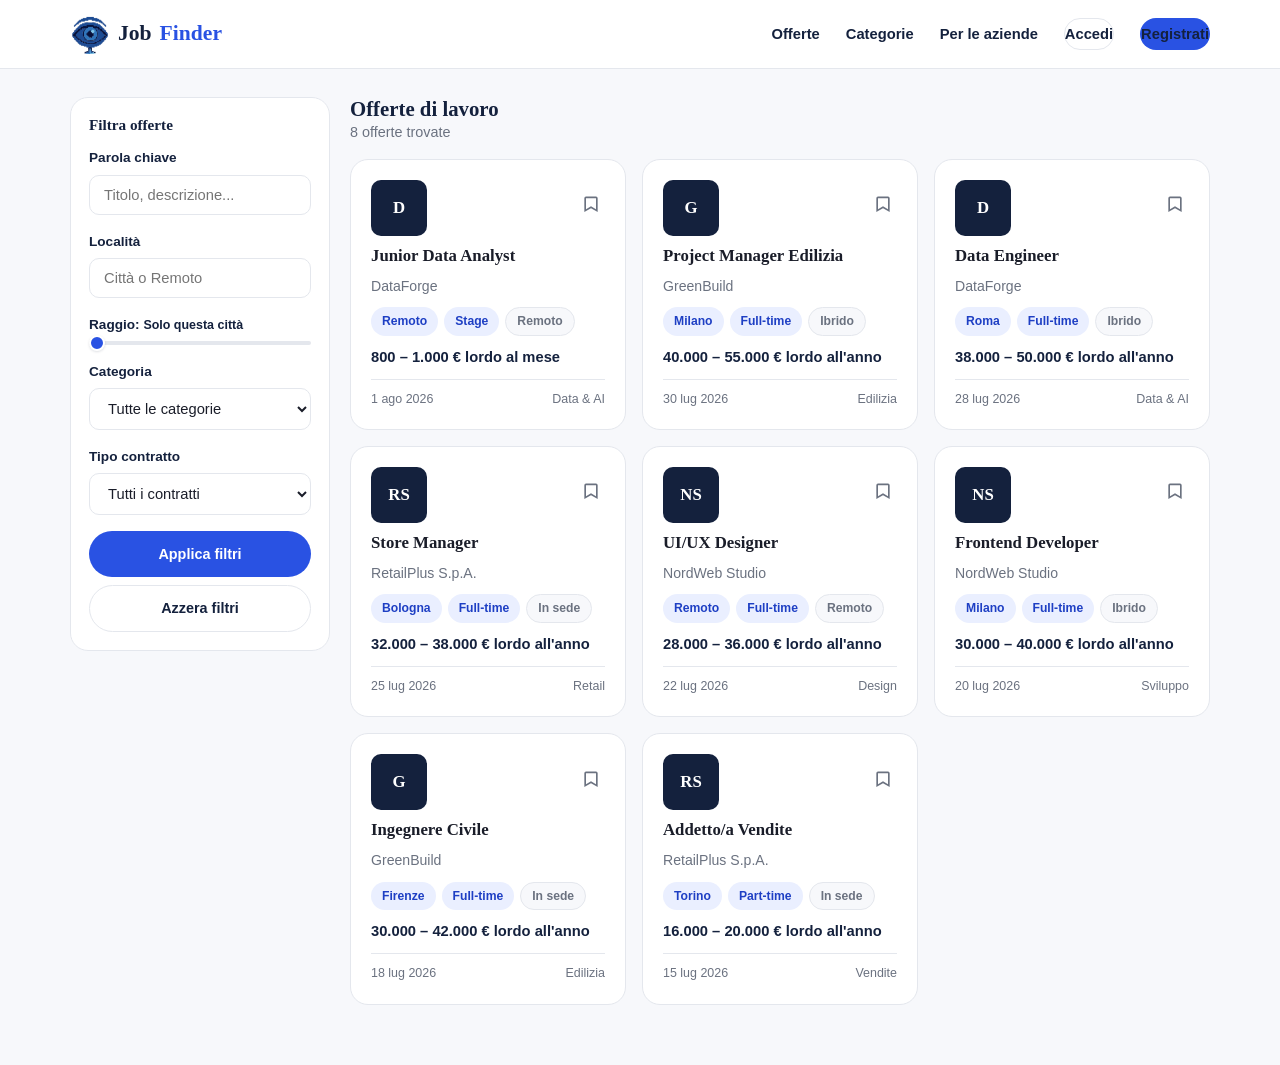
<file: pages/jobs.html>
<!DOCTYPE html>
<html lang="it">
<head>
  <meta charset="UTF-8" />
  <meta name="viewport" content="width=device-width, initial-scale=1.0" />
  <title>Cerca offerte di lavoro — JobFinder</title>
  <link rel="icon" type="image/x-icon" href="../assets/images/favicon.ico" />
  <link rel="icon" type="image/png" sizes="32x32" href="../assets/images/favicon-32.png" />
  <link rel="icon" type="image/png" sizes="16x16" href="../assets/images/favicon-16.png" />
  <link rel="apple-touch-icon" href="../assets/images/apple-touch-icon.png" />
  <link rel="stylesheet" href="../css/style.css" />
</head>
<body>

  <div id="navbar-root" data-base-path="../"></div>

  <div class="container">
    <div class="jobs-layout">

      <!-- ===================== FILTRI ===================== -->
      <aside class="filters-panel">
        <h3>Filtra offerte</h3>
        <form id="filtersForm">
          <div class="field">
            <label for="fQuery">Parola chiave</label>
            <input class="input" type="text" id="fQuery" placeholder="Titolo, descrizione..." />
          </div>
          <div class="field">
            <label for="fLocalita">Località</label>
            <div class="autocomplete-wrapper">
              <input class="input" type="text" id="fLocalita" placeholder="Città o Remoto" />
              <div class="autocomplete-suggestions"></div>
            </div>
          </div>
          <div class="field">
            <label for="fRadius">Raggio: <span id="fRadiusValue" class="radius-value">Solo questa città</span></label>
            <input type="range" id="fRadius" min="0" max="100" step="5" value="0" class="range-slider" aria-label="Raggio di distanza in km" />
          </div>
          <div class="field">
            <label for="fCategoria">Categoria</label>
            <select class="select" id="fCategoria">
              <option value="">Tutte le categorie</option>
            </select>
          </div>
          <div class="field">
            <label for="fContratto">Tipo contratto</label>
            <select class="select" id="fContratto">
              <option value="">Tutti i contratti</option>
            </select>
          </div>
          <div class="field" id="matchFilterField" style="display:none;">
            <label style="display:flex; align-items:center; gap:8px; font-weight:600;">
              <input type="checkbox" id="fOnlyCompatible" style="width:auto;" />
              Solo offerte compatibili con me
            </label>
          </div>
          <button class="btn btn--primary btn--block" type="submit">Applica filtri</button>
          <button class="btn btn--ghost btn--block" type="button" id="resetFilters" style="margin-top: 8px;">Azzera filtri</button>
        </form>
      </aside>

      <!-- ===================== RISULTATI ===================== -->
      <section>
        <div class="results-head">
          <div>
            <h2 class="section__title" style="font-size: 1.3rem;">Offerte di lavoro</h2>
            <p id="resultsCount">Caricamento...</p>
          </div>
        </div>
        <div class="jobs-grid" id="jobsGrid"></div>
      </section>

    </div>
  </div>

  <script src="../js/storage.js" defer></script>
  <script src="../js/auth.js" defer></script>
  <script src="../js/geo.js" defer></script>
  <script src="../js/jobs.js" defer></script>
  <script src="../js/matching.js" defer></script>
  <script src="../js/chat.js" defer></script>
  <script src="../js/app.js" defer></script>
  <script defer>
    document.addEventListener("DOMContentLoaded", () => {
      JF.App.initPage();
      populateFilterOptions();
      setupMatchFilter();
      JF.Geo.setupLocationAutocomplete(document.getElementById("fLocalita"));
      bindRadiusSlider(document.getElementById("fRadius"), document.getElementById("fRadiusValue"));
      applyFiltersFromUrl();
      bindFilterForm();
    });

    /** Aggiorna l'etichetta live dello slider raggio ("Solo questa città" / "+N km"). */
    function bindRadiusSlider(slider, labelEl) {
      if (!slider || !labelEl) return;
      const update = () => {
        const val = Number(slider.value);
        labelEl.textContent = val === 0 ? "Solo questa città" : `+${val} km`;
      };
      slider.addEventListener("input", update);
      update();
    }

    function setupMatchFilter() {
      const currentUser = JF.Auth.getCurrentUser();
      if (currentUser && currentUser.tipo === "candidato") {
        document.getElementById("matchFilterField").style.display = "block";
      }
    }

    function populateFilterOptions() {
      const categoriaSelect = document.getElementById("fCategoria");
      JF.Jobs.getCategories().forEach((cat) => {
        const opt = document.createElement("option");
        opt.value = cat;
        opt.textContent = cat;
        categoriaSelect.appendChild(opt);
      });

      const contrattoSelect = document.getElementById("fContratto");
      JF.Jobs.getContractTypes().forEach((tipo) => {
        const opt = document.createElement("option");
        opt.value = tipo;
        opt.textContent = tipo;
        contrattoSelect.appendChild(opt);
      });
    }

    /** Se si arriva da un link con ?q=, ?location=, ?radius= o ?categoria=, precompila i filtri (es. dalla homepage). */
    function applyFiltersFromUrl() {
      const params = new URLSearchParams(window.location.search);
      if (params.get("q")) document.getElementById("fQuery").value = params.get("q");
      // "location" è il parametro attuale; "localita" resta supportato per link più vecchi
      const location = params.get("location") || params.get("localita");
      if (location) document.getElementById("fLocalita").value = location;
      if (params.get("radius")) document.getElementById("fRadius").value = params.get("radius");
      document.getElementById("fRadius").dispatchEvent(new Event("input")); // aggiorna l'etichetta live dello slider
      if (params.get("categoria")) document.getElementById("fCategoria").value = params.get("categoria");
      runSearch();
    }

    function bindFilterForm() {
      document.getElementById("filtersForm").addEventListener("submit", (e) => {
        e.preventDefault();
        runSearch();
      });
      document.getElementById("resetFilters").addEventListener("click", () => {
        document.getElementById("filtersForm").reset();
        document.getElementById("fRadius").dispatchEvent(new Event("input")); // form.reset() non attiva l'evento "input" sullo slider
        runSearch();
      });
      const compatibleCheckbox = document.getElementById("fOnlyCompatible");
      if (compatibleCheckbox) compatibleCheckbox.addEventListener("change", runSearch);
    }

    /** Riflette i filtri correnti nell'URL (?q=&location=&radius=&categoria=&contratto=), senza ricaricare la pagina. */
    function syncUrl(criteria) {
      const params = new URLSearchParams();
      if (criteria.q) params.set("q", criteria.q);
      if (criteria.localita) params.set("location", criteria.localita);
      if (criteria.localita && Number(criteria.radius) > 0) params.set("radius", criteria.radius);
      if (criteria.categoria) params.set("categoria", criteria.categoria);
      if (criteria.tipoContratto) params.set("contratto", criteria.tipoContratto);
      const query = params.toString();
      const newUrl = query ? `${window.location.pathname}?${query}` : window.location.pathname;
      window.history.replaceState({}, "", newUrl);
    }

    async function runSearch() {
      const criteria = {
        q: document.getElementById("fQuery").value,
        localita: document.getElementById("fLocalita").value,
        categoria: document.getElementById("fCategoria").value,
        tipoContratto: document.getElementById("fContratto").value,
        radius: document.getElementById("fRadius").value,
      };
      syncUrl(criteria);

      // Il filtro per raggio richiede geocodifica in rete: mostriamo uno stato di caricamento,
      // visibile solo quando serve (nessun ritardo percepito per le ricerche senza raggio).
      const isRadiusSearch = !!(criteria.localita.trim() && Number(criteria.radius) > 0);
      if (isRadiusSearch) showSearchLoading();

      let results = await JF.Jobs.searchJobsWithRadius(criteria);

      const currentUser = JF.Auth.getCurrentUser();
      const onlyCompatible = document.getElementById("fOnlyCompatible")?.checked;
      if (onlyCompatible && currentUser && currentUser.tipo === "candidato") {
        results = results.filter((job) => JF.Matching.computeMatch(currentUser, job).score >= 1);
      }

      renderResults(results);
    }

    function showSearchLoading() {
      document.getElementById("resultsCount").textContent = "Ricerca in corso...";
      document.getElementById("jobsGrid").innerHTML = `
        <div class="empty-state" style="grid-column: 1 / -1;">
          <h3>Sto calcolando le distanze...</h3>
          <p>Stiamo localizzando le città per trovare le offerte entro il raggio scelto. Con molte città diverse può richiedere qualche secondo.</p>
        </div>
      `;
    }

    function renderResults(jobs) {
      const grid = document.getElementById("jobsGrid");
      const countLabel = document.getElementById("resultsCount");
      countLabel.textContent = `${jobs.length} offerte trovate`;

      if (jobs.length === 0) {
        grid.innerHTML = `
          <div class="empty-state" style="grid-column: 1 / -1;">
            <h3>Nessuna offerta trovata</h3>
            <p>Prova ad azzerare i filtri o a usare parole chiave diverse.</p>
          </div>
        `;
        return;
      }

      const currentUser = JF.Auth.getCurrentUser();
      const isCandidate = currentUser && currentUser.tipo === "candidato";
      grid.innerHTML = jobs
        .map((job) =>
          JF.Jobs.renderJobCard(job, {
            basePath: "",
            favorited: JF.Jobs.isFavorite(currentUser, job.id),
            matchScore: isCandidate ? JF.Matching.computeMatch(currentUser, job).score : null,
          })
        )
        .join("");
    }
  </script>
</body>
</html>
</file>
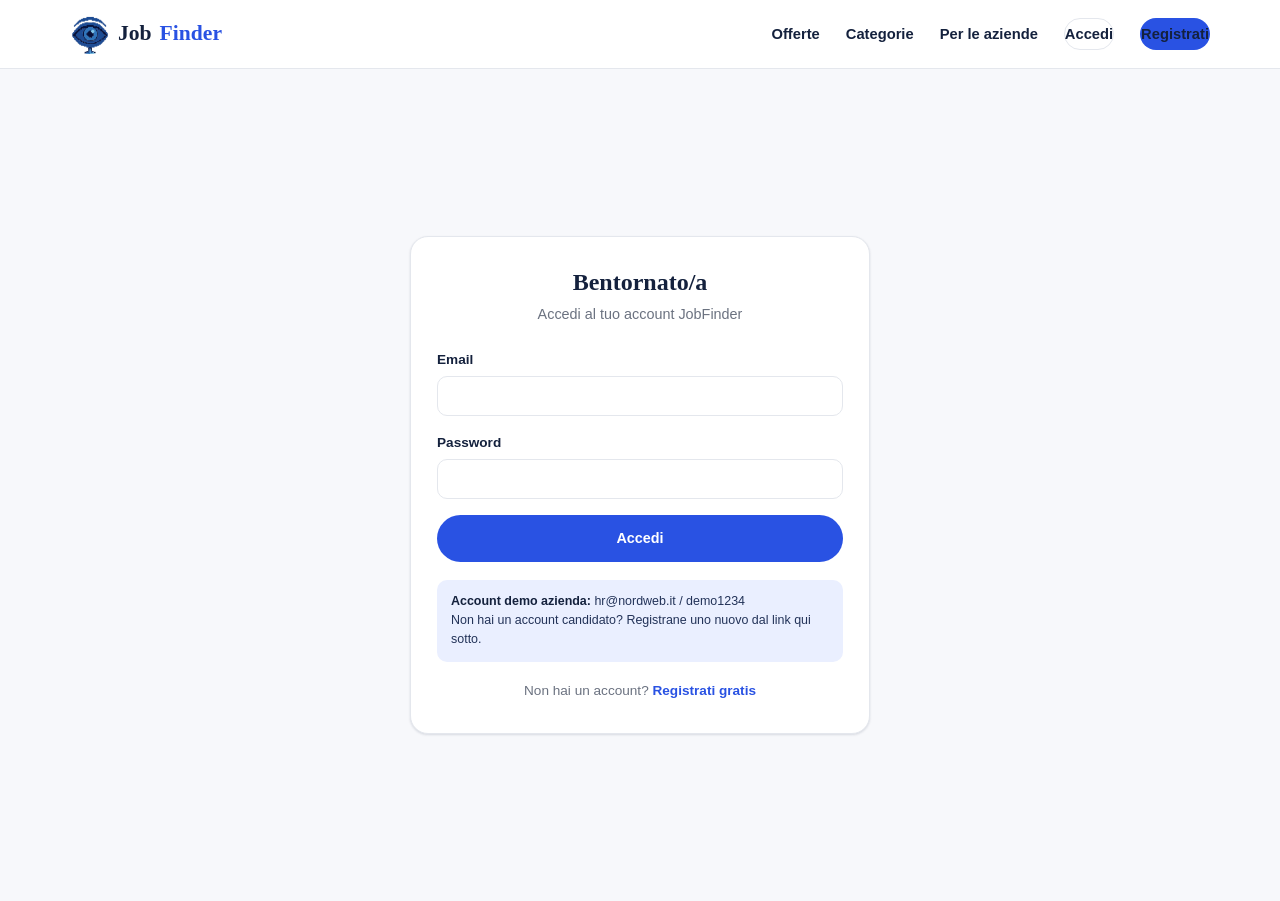
<file: pages/login.html>
<!DOCTYPE html>
<html lang="it">
<head>
  <meta charset="UTF-8" />
  <meta name="viewport" content="width=device-width, initial-scale=1.0" />
  <title>Accedi — JobFinder</title>
  <link rel="icon" type="image/x-icon" href="../assets/images/favicon.ico" />
  <link rel="icon" type="image/png" sizes="32x32" href="../assets/images/favicon-32.png" />
  <link rel="icon" type="image/png" sizes="16x16" href="../assets/images/favicon-16.png" />
  <link rel="apple-touch-icon" href="../assets/images/apple-touch-icon.png" />
  <link rel="stylesheet" href="../css/style.css" />
</head>
<body>

  <div id="navbar-root" data-base-path="../"></div>

  <main class="auth-shell">
    <div class="auth-card">
      <div class="auth-card__head">
        <h1>Bentornato/a</h1>
        <p>Accedi al tuo account JobFinder</p>
      </div>

      <div class="form-alert" id="loginAlert"></div>

      <form id="loginForm" novalidate>
        <div class="field">
          <label for="email">Email</label>
          <input class="input" type="email" id="email" name="email" required autocomplete="email" />
        </div>
        <div class="field">
          <label for="password">Password</label>
          <input class="input" type="password" id="password" name="password" required autocomplete="current-password" />
        </div>
        <button class="btn btn--primary btn--block" type="submit">Accedi</button>
      </form>

      <div class="demo-hint">
        <strong>Account demo azienda:</strong> hr@nordweb.it / demo1234<br />
        Non hai un account candidato? Registrane uno nuovo dal link qui sotto.
      </div>

      <p class="auth-card__footer">
        Non hai un account? <a href="register.html">Registrati gratis</a>
      </p>
    </div>
  </main>

  <script src="../js/storage.js" defer></script>
  <script src="../js/auth.js" defer></script>
  <script src="../js/geo.js" defer></script>
  <script src="../js/jobs.js" defer></script>
  <script src="../js/matching.js" defer></script>
  <script src="../js/chat.js" defer></script>
  <script src="../js/app.js" defer></script>
  <script defer>
    document.addEventListener("DOMContentLoaded", () => {
      JF.App.initPage();

      // Se già loggato, non ha senso restare sul login: rimanda alla dashboard giusta
      const current = JF.Auth.getCurrentUser();
      if (current) {
        window.location.href = JF.Auth.getDashboardPage(current);
        return;
      }

      const form = document.getElementById("loginForm");
      const alertBox = document.getElementById("loginAlert");

      form.addEventListener("submit", (e) => {
        e.preventDefault();
        const email = document.getElementById("email").value;
        const password = document.getElementById("password").value;

        const result = JF.Auth.login(email, password);
        if (!result.ok) {
          alertBox.textContent = result.error;
          alertBox.classList.add("is-visible");
          return;
        }

        window.location.href = JF.Auth.getDashboardPage(result.user);
      });
    });
  </script>
</body>
</html>
</file>
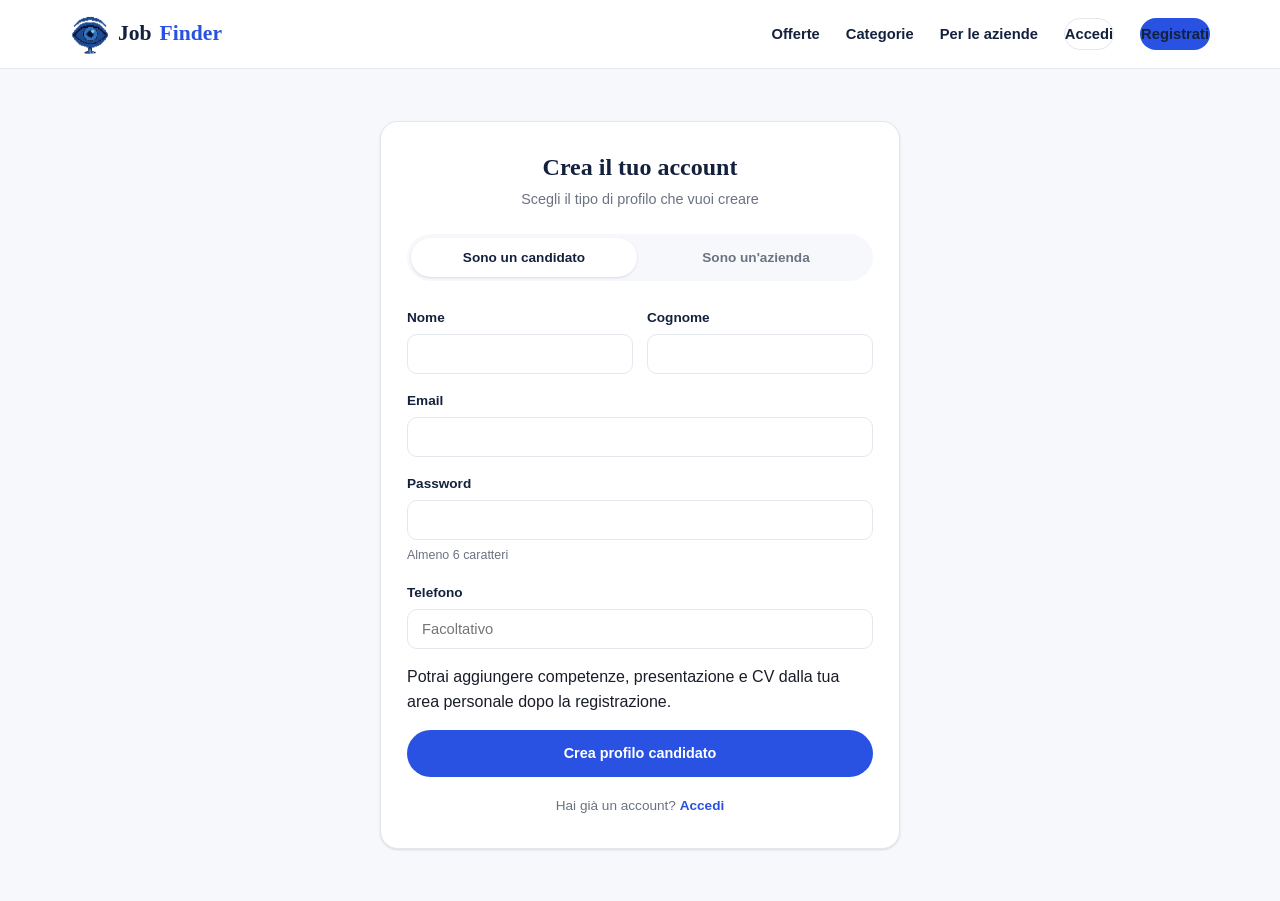
<file: pages/register.html>
<!DOCTYPE html>
<html lang="it">
<head>
  <meta charset="UTF-8" />
  <meta name="viewport" content="width=device-width, initial-scale=1.0" />
  <title>Registrati — JobFinder</title>
  <link rel="icon" type="image/x-icon" href="../assets/images/favicon.ico" />
  <link rel="icon" type="image/png" sizes="32x32" href="../assets/images/favicon-32.png" />
  <link rel="icon" type="image/png" sizes="16x16" href="../assets/images/favicon-16.png" />
  <link rel="apple-touch-icon" href="../assets/images/apple-touch-icon.png" />
  <link rel="stylesheet" href="../css/style.css" />
</head>
<body>

  <div id="navbar-root" data-base-path="../"></div>

  <main class="auth-shell">
    <div class="auth-card" style="max-width: 520px;">
      <div class="auth-card__head">
        <h1>Crea il tuo account</h1>
        <p>Scegli il tipo di profilo che vuoi creare</p>
      </div>

      <div class="auth-tabs">
        <button type="button" class="auth-tab is-active" id="tabCandidato" data-tab="candidato">Sono un candidato</button>
        <button type="button" class="auth-tab" id="tabAzienda" data-tab="azienda">Sono un'azienda</button>
      </div>

      <div class="form-alert" id="registerAlert"></div>

      <!-- Form candidato -->
      <form id="formCandidato" novalidate>
        <div class="form-row">
          <div class="field">
            <label for="c_nome">Nome</label>
            <input class="input" type="text" id="c_nome" required />
          </div>
          <div class="field">
            <label for="c_cognome">Cognome</label>
            <input class="input" type="text" id="c_cognome" required />
          </div>
        </div>
        <div class="field">
          <label for="c_email">Email</label>
          <input class="input" type="email" id="c_email" required autocomplete="email" />
        </div>
        <div class="field">
          <label for="c_password">Password</label>
          <input class="input" type="password" id="c_password" required autocomplete="new-password" />
          <span class="hint">Almeno 6 caratteri</span>
        </div>
        <div class="field">
          <label for="c_telefono">Telefono</label>
          <input class="input" type="tel" id="c_telefono" placeholder="Facoltativo" />
        </div>
        <p class="hint" style="margin-bottom: 16px;">Potrai aggiungere competenze, presentazione e CV dalla tua area personale dopo la registrazione.</p>
        <button class="btn btn--primary btn--block" type="submit">Crea profilo candidato</button>
      </form>

      <!-- Form azienda -->
      <form id="formAzienda" novalidate style="display: none;">
        <div class="field">
          <label for="a_ragioneSociale">Ragione sociale</label>
          <input class="input" type="text" id="a_ragioneSociale" required />
        </div>
        <div class="field">
          <label for="a_email">Email aziendale</label>
          <input class="input" type="email" id="a_email" required autocomplete="email" />
        </div>
        <div class="form-row">
          <div class="field">
            <label for="a_password">Password</label>
            <input class="input" type="password" id="a_password" required autocomplete="new-password" />
            <span class="hint">Almeno 6 caratteri</span>
          </div>
          <div class="field">
            <label for="a_settore">Settore</label>
            <input class="input" type="text" id="a_settore" placeholder="Es. Tecnologia" />
          </div>
        </div>
        <div class="field">
          <label for="a_sitoWeb">Sito web</label>
          <input class="input" type="url" id="a_sitoWeb" placeholder="Facoltativo" />
        </div>
        <div class="field">
          <label for="a_bio">Descrizione azienda</label>
          <textarea class="textarea" id="a_bio" placeholder="Presenta la tua azienda ai candidati (facoltativo)"></textarea>
        </div>
        <button class="btn btn--primary btn--block" type="submit">Crea profilo azienda</button>
      </form>

      <p class="auth-card__footer">
        Hai già un account? <a href="login.html">Accedi</a>
      </p>
    </div>
  </main>

  <script src="../js/storage.js" defer></script>
  <script src="../js/auth.js" defer></script>
  <script src="../js/geo.js" defer></script>
  <script src="../js/jobs.js" defer></script>
  <script src="../js/matching.js" defer></script>
  <script src="../js/chat.js" defer></script>
  <script src="../js/app.js" defer></script>
  <script defer>
    document.addEventListener("DOMContentLoaded", () => {
      JF.App.initPage();

      const current = JF.Auth.getCurrentUser();
      if (current) {
        window.location.href = JF.Auth.getDashboardPage(current);
        return;
      }

      bindTabs();
      bindCandidatoForm();
      bindAziendaForm();
    });

    function bindTabs() {
      const tabCandidato = document.getElementById("tabCandidato");
      const tabAzienda = document.getElementById("tabAzienda");
      const formCandidato = document.getElementById("formCandidato");
      const formAzienda = document.getElementById("formAzienda");
      const alertBox = document.getElementById("registerAlert");

      tabCandidato.addEventListener("click", () => {
        tabCandidato.classList.add("is-active");
        tabAzienda.classList.remove("is-active");
        formCandidato.style.display = "block";
        formAzienda.style.display = "none";
        alertBox.classList.remove("is-visible");
      });

      tabAzienda.addEventListener("click", () => {
        tabAzienda.classList.add("is-active");
        tabCandidato.classList.remove("is-active");
        formAzienda.style.display = "block";
        formCandidato.style.display = "none";
        alertBox.classList.remove("is-visible");
      });
    }

    function showError(message) {
      const alertBox = document.getElementById("registerAlert");
      alertBox.textContent = message;
      alertBox.classList.add("is-visible");
    }

    function bindCandidatoForm() {
      document.getElementById("formCandidato").addEventListener("submit", (e) => {
        e.preventDefault();
        const data = {
          nome: document.getElementById("c_nome").value.trim(),
          cognome: document.getElementById("c_cognome").value.trim(),
          email: document.getElementById("c_email").value.trim(),
          password: document.getElementById("c_password").value,
          telefono: document.getElementById("c_telefono").value.trim(),
        };
        const result = JF.Auth.register("candidato", data);
        if (!result.ok) return showError(result.error);
        window.location.href = "dashboard-user.html";
      });
    }

    function bindAziendaForm() {
      document.getElementById("formAzienda").addEventListener("submit", (e) => {
        e.preventDefault();
        const data = {
          ragioneSociale: document.getElementById("a_ragioneSociale").value.trim(),
          email: document.getElementById("a_email").value.trim(),
          password: document.getElementById("a_password").value,
          settore: document.getElementById("a_settore").value.trim(),
          sitoWeb: document.getElementById("a_sitoWeb").value.trim(),
          bio: document.getElementById("a_bio").value.trim(),
        };
        const result = JF.Auth.register("azienda", data);
        if (!result.ok) return showError(result.error);
        window.location.href = "dashboard-company.html";
      });
    }
  </script>
</body>
</html>
</file>
<file: css/style.css>
/* =============================================================================
   JobFinder — Design System
   Mobile-first. Le regole base valgono per mobile, i breakpoint aggiungono
   layout più ricchi per tablet (768px) e desktop (1024px).
   ============================================================================= */

/* ---------------------------------------------------------------------------
   1. Design tokens
   --------------------------------------------------------------------------- */
:root {
  /* Colore */
  --color-ink: #14213d;          /* navy istituzionale, headline e navbar */
  --color-ink-soft: #223258;
  --color-primary: #2952e3;      /* azione principale */
  --color-primary-dark: #1e3fc4;
  --color-primary-soft: #eaefff;
  --color-accent: #ff6b4a;       /* usato con parsimonia: preferiti, badge */
  --color-success: #1b9c6e;
  --color-success-soft: #e5f7f0;
  --color-bg: #f7f8fb;
  --color-surface: #ffffff;
  --color-border: #e4e7ed;
  --color-text: #1a1d29;
  --color-text-muted: #6b7280;

  /* Tipografia */
  --font-display: Iowan Old Style, Palatino Linotype, Palatino, Georgia, "Noto Serif", serif;
  --font-body: -apple-system, BlinkMacSystemFont, "Segoe UI", Roboto, Helvetica, Arial, sans-serif;

  /* Raggio & ombre */
  --radius-sm: 6px;
  --radius-md: 10px;
  --radius-lg: 18px;
  --radius-pill: 999px;
  --shadow-sm: 0 1px 2px rgba(20, 33, 61, 0.06), 0 1px 3px rgba(20, 33, 61, 0.08);
  --shadow-md: 0 8px 24px rgba(20, 33, 61, 0.1);
  --shadow-lg: 0 20px 45px rgba(20, 33, 61, 0.16);

  /* Layout */
  --container-width: 1180px;
  --header-height: 68px;
}

/* ---------------------------------------------------------------------------
   2. Reset minimo
   --------------------------------------------------------------------------- */
*, *::before, *::after { box-sizing: border-box; }
html { scroll-behavior: smooth; }
body {
  margin: 0;
  font-family: var(--font-body);
  color: var(--color-text);
  background: var(--color-bg);
  line-height: 1.55;
  -webkit-font-smoothing: antialiased;
}
img { max-width: 100%; display: block; }
a { color: inherit; text-decoration: none; }
button { font: inherit; cursor: pointer; }
ul { margin: 0; padding: 0; list-style: none; }
h1, h2, h3, h4 { font-family: var(--font-display); margin: 0; line-height: 1.15; font-weight: 700; }
p { margin: 0; }

/* Focus visibile per accessibilità da tastiera */
a:focus-visible, button:focus-visible, input:focus-visible, select:focus-visible, textarea:focus-visible {
  outline: 2px solid var(--color-primary);
  outline-offset: 2px;
}

@media (prefers-reduced-motion: reduce) {
  html { scroll-behavior: auto; }
  *, *::before, *::after { animation-duration: 0.001ms !important; transition-duration: 0.001ms !important; }
}

.container {
  width: 100%;
  max-width: var(--container-width);
  margin: 0 auto;
  padding: 0 20px;
}

/* ---------------------------------------------------------------------------
   3. Bottoni & elementi di form riutilizzabili
   --------------------------------------------------------------------------- */
.btn {
  display: inline-flex;
  align-items: center;
  justify-content: center;
  gap: 8px;
  padding: 11px 20px;
  border-radius: var(--radius-pill);
  border: 1px solid transparent;
  font-size: 0.9rem;
  font-weight: 600;
  white-space: nowrap;
  transition: transform 0.15s ease, box-shadow 0.15s ease, background-color 0.15s ease;
}
.btn--primary { background: var(--color-primary); color: #fff; }
.btn--primary:hover { background: var(--color-primary-dark); box-shadow: var(--shadow-sm); }
.btn--accent { background: var(--color-accent); color: #fff; }
.btn--accent:hover { filter: brightness(0.95); }
.btn--ghost { background: transparent; color: var(--color-ink); border-color: var(--color-border); }
.btn--ghost:hover { background: var(--color-primary-soft); border-color: var(--color-primary-soft); }
.btn--outline { background: transparent; color: var(--color-primary); border-color: var(--color-primary); }
.btn--outline:hover { background: var(--color-primary-soft); }
.btn--danger { background: #fdeeec; color: #c0392b; }
.btn--danger:hover { background: #fbdbd7; }
.btn--block { width: 100%; }
.btn--sm { padding: 7px 14px; font-size: 0.82rem; }
.btn[disabled] { opacity: 0.55; cursor: not-allowed; }

.field { display: flex; flex-direction: column; gap: 6px; margin-bottom: 16px; }
.field label { font-size: 0.85rem; font-weight: 600; color: var(--color-ink); }
.field .hint { font-size: 0.78rem; color: var(--color-text-muted); }
.field .error { font-size: 0.78rem; color: #c0392b; }
.input, .select, .textarea {
  width: 100%;
  padding: 11px 14px;
  border-radius: var(--radius-md);
  border: 1px solid var(--color-border);
  background: var(--color-surface);
  font-family: var(--font-body);
  font-size: 0.92rem;
  color: var(--color-text);
}
.input:focus, .select:focus, .textarea:focus {
  border-color: var(--color-primary);
  outline: none;
  box-shadow: 0 0 0 3px var(--color-primary-soft);
}
.textarea { resize: vertical; min-height: 100px; }

.tag {
  display: inline-flex;
  align-items: center;
  padding: 4px 11px;
  border-radius: var(--radius-pill);
  background: var(--color-primary-soft);
  color: var(--color-primary-dark);
  font-size: 0.76rem;
  font-weight: 600;
}
.tag--muted { background: var(--color-bg); color: var(--color-text-muted); border: 1px solid var(--color-border); }
.tag--success { background: var(--color-success-soft); color: var(--color-success); }
.tag--warning { background: #fff4e5; color: #b9770e; }
.tag--danger { background: #fdeeec; color: #c0392b; }

/* ---------------------------------------------------------------------------
   4. Navbar
   --------------------------------------------------------------------------- */
.navbar {
  position: sticky;
  top: 0;
  z-index: 100;
  background: var(--color-surface);
  border-bottom: 1px solid var(--color-border);
}
.navbar__inner {
  display: flex;
  align-items: center;
  justify-content: space-between;
  height: var(--header-height);
}
.navbar__logo {
  font-family: var(--font-display);
  font-size: 1.35rem;
  font-weight: 700;
  color: var(--color-ink);
  display: inline-flex;
  align-items: center;
  gap: 8px;
}
.navbar__logo-icon {
  width: 40px;
  height: 40px;
  border-radius: 50%;
  object-fit: cover;
  flex-shrink: 0;
}
.navbar__logo span { color: var(--color-primary); }

.navbar__toggle {
  display: flex;
  flex-direction: column;
  gap: 5px;
  background: none;
  border: none;
  padding: 6px;
}
.navbar__toggle span { width: 22px; height: 2px; background: var(--color-ink); border-radius: 2px; }

.navbar__menu {
  position: fixed;
  top: var(--header-height);
  left: 0;
  right: 0;
  background: var(--color-surface);
  border-bottom: 1px solid var(--color-border);
  display: flex;
  flex-direction: column;
  padding: 16px 20px 24px;
  gap: 14px;
  transform: translateY(-8px);
  opacity: 0;
  visibility: hidden;
  transition: all 0.18s ease;
}
.navbar__menu--open { transform: translateY(0); opacity: 1; visibility: visible; }
.navbar__menu a { font-weight: 600; font-size: 0.92rem; color: var(--color-ink); padding: 4px 0; }

@media (min-width: 768px) {
  .navbar__toggle { display: none; }
  .navbar__menu {
    position: static;
    flex-direction: row;
    align-items: center;
    padding: 0;
    border: none;
    transform: none;
    opacity: 1;
    visibility: visible;
    gap: 26px;
  }
}

/* ---------------------------------------------------------------------------
   5. Hero — elemento firma della homepage
   --------------------------------------------------------------------------- */
.hero {
  background: linear-gradient(160deg, var(--color-ink) 0%, var(--color-ink-soft) 60%, #2a3d6e 100%);
  color: #fff;
  padding: 56px 0 90px;
  position: relative;
  overflow: hidden;
}
.hero::before {
  /* forma astratta decorativa, puro CSS, nessuna immagine esterna */
  content: "";
  position: absolute;
  width: 520px;
  height: 520px;
  border-radius: 50%;
  background: radial-gradient(circle, rgba(41, 82, 227, 0.35), transparent 70%);
  top: -220px;
  right: -160px;
}
.hero__inner { position: relative; }
.hero__content { position: relative; z-index: 1; }
.hero__character {
  display: none; /* nascosto su mobile per non appesantire la hero */
}
.hero__eyebrow {
  display: inline-flex;
  align-items: center;
  gap: 8px;
  font-size: 0.78rem;
  font-weight: 700;
  letter-spacing: 0.06em;
  text-transform: uppercase;
  color: #b9c5f5;
  margin-bottom: 18px;
}
.hero h1 {
  font-size: 2rem;
  max-width: 16ch;
  margin-bottom: 16px;
}
.hero h1 .hero__rotating {
  color: #ffb199;
  display: inline-block;
}
.hero__subtitle {
  color: #c7d0ee;
  font-size: 1rem;
  max-width: 46ch;
  margin-bottom: 32px;
}

/* Search bar "a pillola", componente firma del progetto */
.search-bar {
  background: var(--color-surface);
  border-radius: var(--radius-lg);
  padding: 10px;
  display: grid;
  gap: 8px;
  box-shadow: var(--shadow-lg);
  max-width: 720px;
}
.search-bar__field {
  display: flex;
  align-items: center;
  gap: 10px;
  padding: 8px 12px;
  border-radius: var(--radius-md);
}
.search-bar__field svg { flex-shrink: 0; color: var(--color-text-muted); }
.search-bar__field input {
  border: none;
  outline: none;
  width: 100%;
  font-size: 0.94rem;
  font-family: var(--font-body);
  color: var(--color-text);
  background: transparent;
}
.search-bar__radius {
  border: none;
  outline: none;
  width: 100%;
  font-size: 0.9rem;
  font-family: var(--font-body);
  color: var(--color-text);
  background: transparent;
  cursor: pointer;
}
.search-bar__divider { height: 1px; background: var(--color-border); margin: 0 6px; }

/* Slider del raggio di distanza, riutilizzato sia nella hero che nei filtri di jobs.html */
.radius-value { font-size: 0.78rem; font-weight: 700; color: var(--color-ink); white-space: nowrap; }
.range-slider {
  -webkit-appearance: none;
  appearance: none;
  width: 100%;
  height: 4px;
  border-radius: var(--radius-pill);
  background: var(--color-border);
  outline: none;
  cursor: pointer;
  margin: 0;
}
.range-slider::-webkit-slider-thumb {
  -webkit-appearance: none;
  appearance: none;
  width: 16px;
  height: 16px;
  border-radius: 50%;
  background: var(--color-primary);
  cursor: pointer;
  border: 2px solid #fff;
  box-shadow: var(--shadow-sm);
}
.range-slider::-moz-range-thumb {
  width: 16px;
  height: 16px;
  border-radius: 50%;
  background: var(--color-primary);
  cursor: pointer;
  border: 2px solid #fff;
  box-shadow: var(--shadow-sm);
}
.range-slider::-moz-range-track { background: var(--color-border); height: 4px; border-radius: var(--radius-pill); }

.search-bar__field--select {
  flex-direction: column;
  align-items: stretch;
  justify-content: center;
  gap: 6px;
}
.search-bar__field--select .radius-value { text-align: left; }

@media (min-width: 768px) {
  .hero { padding: 76px 0 130px; }
  .hero h1 { font-size: 2.75rem; max-width: 20ch; }
  .search-bar {
    display: flex;
    align-items: center;
    padding: 8px;
  }
  .search-bar__divider { width: 1px; height: 32px; margin: 0; flex-shrink: 0; }
  .search-bar__field { flex: 1; min-width: 0; }
  .search-bar__field--select { flex: 0 0 auto; width: 170px; }
}

@media (min-width: 1024px) {
  .hero__inner {
    display: grid;
    grid-template-columns: 1fr 320px;
    align-items: center;
    gap: 24px;
  }
  .hero__character {
    display: block;
    width: 100%;
    max-width: 320px;
    filter: drop-shadow(0 20px 45px rgba(0, 0, 0, 0.35));
    animation: hero-float 5s ease-in-out infinite;
  }
  @keyframes hero-float {
    0%, 100% { transform: translateY(0); }
    50% { transform: translateY(-14px); }
  }
}

/* Stat strip: numeri reali calcolati dai dati, sovrapposta al bordo hero */
.stat-strip {
  background: var(--color-surface);
  border-radius: var(--radius-lg);
  box-shadow: var(--shadow-md);
  margin-top: -54px;
  position: relative;
  z-index: 2;
  display: grid;
  grid-template-columns: repeat(3, 1fr);
  text-align: center;
}
.stat-strip__item { padding: 22px 10px; border-right: 1px solid var(--color-border); }
.stat-strip__item:last-child { border-right: none; }
.stat-strip__number { font-family: var(--font-display); font-size: 1.6rem; font-weight: 700; color: var(--color-ink); }
.stat-strip__label { font-size: 0.78rem; color: var(--color-text-muted); margin-top: 2px; }

/* ---------------------------------------------------------------------------
   6. Sezioni generiche
   --------------------------------------------------------------------------- */
.section { padding: 64px 0; }
.section__head {
  display: flex;
  flex-direction: column;
  gap: 6px;
  margin-bottom: 32px;
}
.section__eyebrow { font-size: 0.78rem; font-weight: 700; letter-spacing: 0.05em; text-transform: uppercase; color: var(--color-primary); }
.section__title { font-size: 1.6rem; color: var(--color-ink); }
.section__subtitle { color: var(--color-text-muted); max-width: 60ch; }

@media (min-width: 768px) {
  .section__head { flex-direction: row; align-items: flex-end; justify-content: space-between; }
}

/* Categorie: griglia di pill cliccabili */
.category-grid {
  display: grid;
  grid-template-columns: repeat(2, 1fr);
  gap: 12px;
}
.category-card {
  background: var(--color-surface);
  border: 1px solid var(--color-border);
  border-radius: var(--radius-md);
  padding: 18px;
  transition: border-color 0.15s ease, transform 0.15s ease;
}
.category-card:hover { border-color: var(--color-primary); transform: translateY(-2px); }
.category-card__count { font-size: 0.78rem; color: var(--color-text-muted); }
.category-card__name { font-weight: 700; color: var(--color-ink); margin-top: 2px; }

@media (min-width: 768px) { .category-grid { grid-template-columns: repeat(4, 1fr); } }

/* ---------------------------------------------------------------------------
   7. Job card
   --------------------------------------------------------------------------- */
.jobs-grid {
  display: grid;
  grid-template-columns: 1fr;
  gap: 16px;
}
@media (min-width: 640px) { .jobs-grid { grid-template-columns: repeat(2, 1fr); } }
@media (min-width: 1024px) { .jobs-grid { grid-template-columns: repeat(3, 1fr); } }

.job-card {
  background: var(--color-surface);
  border: 1px solid var(--color-border);
  border-radius: var(--radius-lg);
  padding: 20px;
  display: flex;
  flex-direction: column;
  gap: 10px;
  transition: box-shadow 0.15s ease, transform 0.15s ease;
}
.job-card:hover { box-shadow: var(--shadow-md); transform: translateY(-2px); }
.job-card__top { display: flex; align-items: center; justify-content: space-between; gap: 8px; }
.job-card__top-right { display: flex; align-items: center; gap: 8px; }
.job-card__logo {
  width: 56px;
  height: 56px;
  border-radius: var(--radius-md);
  background: var(--color-ink);
  color: #fff;
  display: flex;
  align-items: center;
  justify-content: center;
  font-weight: 700;
  font-size: 1.05rem;
  font-family: var(--font-display);
}
.job-card__save {
  background: none;
  border: none;
  color: var(--color-text-muted);
  padding: 4px;
  border-radius: var(--radius-sm);
}
.job-card__save:hover { color: var(--color-accent); }
.job-card__save.is-saved { color: var(--color-accent); }
.job-card__save.is-saved svg { fill: currentColor; }

.job-card__title { font-size: 1.05rem; }
.job-card__title a:hover { color: var(--color-primary); }
.job-card__company { color: var(--color-text-muted); font-size: 0.88rem; }
.job-card__meta { display: flex; flex-wrap: wrap; gap: 6px; }
.job-card__salary { font-weight: 700; font-size: 0.92rem; color: var(--color-ink); }
.job-card__footer {
  display: flex;
  align-items: center;
  justify-content: space-between;
  margin-top: auto;
  padding-top: 10px;
  border-top: 1px solid var(--color-border);
  font-size: 0.78rem;
  color: var(--color-text-muted);
}

.empty-state {
  text-align: center;
  padding: 48px 20px;
  color: var(--color-text-muted);
  background: var(--color-surface);
  border: 1px dashed var(--color-border);
  border-radius: var(--radius-lg);
}
.empty-state h3 { color: var(--color-ink); margin-bottom: 6px; }

/* ---------------------------------------------------------------------------
   8. CTA aziende
   --------------------------------------------------------------------------- */
.cta-band {
  background: var(--color-primary);
  border-radius: var(--radius-lg);
  padding: 40px 28px;
  color: #fff;
  display: flex;
  flex-direction: column;
  gap: 18px;
  align-items: flex-start;
}
.cta-band h2 { font-size: 1.5rem; max-width: 24ch; }
.cta-band p { color: #dbe3fd; max-width: 46ch; }
@media (min-width: 768px) {
  .cta-band { flex-direction: row; align-items: center; justify-content: space-between; }
}

/* ---------------------------------------------------------------------------
   9. Footer
   --------------------------------------------------------------------------- */
.footer { background: var(--color-ink); color: #b9c2de; padding: 48px 0 24px; margin-top: 40px; }
.footer__grid { display: grid; gap: 28px; grid-template-columns: 1fr; }
.footer__logo { font-family: var(--font-display); font-size: 1.2rem; font-weight: 700; color: #fff; margin-bottom: 10px; }
.footer__logo span { color: #ffb199; }
.footer__col h4 { color: #fff; font-size: 0.85rem; margin-bottom: 12px; font-family: var(--font-body); }
.footer__col a, .footer__col li { font-size: 0.85rem; color: #b9c2de; display: block; padding: 3px 0; }
.footer__col a:hover { color: #fff; }
.footer__bottom {
  margin-top: 32px;
  padding-top: 20px;
  border-top: 1px solid rgba(255,255,255,0.1);
  font-size: 0.78rem;
  display: flex;
  justify-content: space-between;
  flex-wrap: wrap;
  gap: 8px;
}
@media (min-width: 768px) { .footer__grid { grid-template-columns: 2fr 1fr 1fr 1fr; } }

/* ---------------------------------------------------------------------------
   10. Toast
   --------------------------------------------------------------------------- */
.toast-container {
  position: fixed;
  bottom: 20px;
  right: 20px;
  left: 20px;
  z-index: 999;
  display: flex;
  flex-direction: column;
  gap: 10px;
  align-items: flex-end;
}
.toast {
  background: var(--color-ink);
  color: #fff;
  padding: 12px 18px;
  border-radius: var(--radius-md);
  font-size: 0.86rem;
  box-shadow: var(--shadow-md);
  opacity: 0;
  transform: translateY(8px);
  transition: all 0.25s ease;
  max-width: 320px;
}
.toast--visible { opacity: 1; transform: translateY(0); }
.toast--success { background: var(--color-success); }
.toast--error { background: #c0392b; }
@media (min-width: 640px) { .toast-container { left: auto; } }

/* ---------------------------------------------------------------------------
   11. Modal (usata dalla Fase 3 in poi)
   --------------------------------------------------------------------------- */
.modal-overlay {
  position: fixed;
  inset: 0;
  background: rgba(20, 33, 61, 0.55);
  display: flex;
  align-items: flex-end;
  justify-content: center;
  z-index: 200;
  opacity: 0;
  visibility: hidden;
  transition: opacity 0.2s ease;
}
.modal-overlay.is-open { opacity: 1; visibility: visible; }
.modal {
  background: var(--color-surface);
  border-radius: var(--radius-lg) var(--radius-lg) 0 0;
  padding: 26px 22px;
  width: 100%;
  max-width: 480px;
  max-height: 88vh;
  overflow-y: auto;
  transform: translateY(16px);
  transition: transform 0.2s ease;
}
.modal-overlay.is-open .modal { transform: translateY(0); }
.modal__head { display: flex; align-items: center; justify-content: space-between; margin-bottom: 18px; }
.modal__close { background: none; border: none; font-size: 1.3rem; color: var(--color-text-muted); }
@media (min-width: 640px) {
  .modal-overlay { align-items: center; }
  .modal { border-radius: var(--radius-lg); }
}

/* ---------------------------------------------------------------------------
   12. Pagine di autenticazione (login / registrazione)
   --------------------------------------------------------------------------- */
.auth-shell {
  min-height: calc(100vh - var(--header-height));
  display: flex;
  align-items: center;
  justify-content: center;
  padding: 40px 16px;
  background: var(--color-bg);
}
.auth-card {
  width: 100%;
  max-width: 460px;
  background: var(--color-surface);
  border: 1px solid var(--color-border);
  border-radius: var(--radius-lg);
  padding: 32px 26px;
  box-shadow: var(--shadow-sm);
}
.auth-card__head { text-align: center; margin-bottom: 24px; }
.auth-card__head h1 { font-size: 1.5rem; color: var(--color-ink); margin-bottom: 6px; }
.auth-card__head p { color: var(--color-text-muted); font-size: 0.9rem; }

.auth-tabs {
  display: grid;
  grid-template-columns: 1fr 1fr;
  gap: 6px;
  background: var(--color-bg);
  border-radius: var(--radius-pill);
  padding: 4px;
  margin-bottom: 26px;
}
.auth-tab {
  border: none;
  background: transparent;
  padding: 9px 12px;
  border-radius: var(--radius-pill);
  font-weight: 600;
  font-size: 0.85rem;
  color: var(--color-text-muted);
}
.auth-tab.is-active { background: var(--color-surface); color: var(--color-ink); box-shadow: var(--shadow-sm); }

.form-row { display: grid; grid-template-columns: 1fr; gap: 0 14px; }
@media (min-width: 480px) { .form-row { grid-template-columns: 1fr 1fr; } }

.form-alert {
  background: #fdeeec;
  color: #c0392b;
  border: 1px solid #f6c9c3;
  border-radius: var(--radius-md);
  padding: 10px 14px;
  font-size: 0.85rem;
  margin-bottom: 16px;
  display: none;
}
.form-alert.is-visible { display: block; }

.auth-card__footer {
  text-align: center;
  font-size: 0.85rem;
  color: var(--color-text-muted);
  margin-top: 18px;
}
.auth-card__footer a { color: var(--color-primary); font-weight: 600; }

.demo-hint {
  margin-top: 18px;
  padding: 12px 14px;
  background: var(--color-primary-soft);
  border-radius: var(--radius-md);
  font-size: 0.78rem;
  color: var(--color-ink-soft);
}
.demo-hint strong { color: var(--color-ink); }

/* ---------------------------------------------------------------------------
   13. Layout dashboard (candidato e azienda)
   --------------------------------------------------------------------------- */
.dashboard {
  display: block;
  padding: 28px 0 64px;
}
.dashboard__grid {
  display: grid;
  grid-template-columns: 1fr;
  gap: 20px;
}
@media (min-width: 900px) {
  .dashboard__grid { grid-template-columns: 240px 1fr; align-items: start; }
}

.dashboard__sidebar {
  background: var(--color-surface);
  border: 1px solid var(--color-border);
  border-radius: var(--radius-lg);
  padding: 18px;
}
.dashboard__profile-mini { display: flex; align-items: center; gap: 12px; margin-bottom: 18px; padding-bottom: 18px; border-bottom: 1px solid var(--color-border); }
.dashboard__avatar {
  width: 64px; height: 64px; border-radius: 50%;
  background: var(--color-ink); color: #fff;
  display: flex; align-items: center; justify-content: center;
  font-weight: 700; font-family: var(--font-display); font-size: 1.3rem; flex-shrink: 0;
}
.dashboard__profile-mini strong { display: block; font-size: 0.9rem; color: var(--color-ink); }
.dashboard__profile-mini span { font-size: 0.78rem; color: var(--color-text-muted); }

.sidebar-nav { display: flex; flex-direction: column; gap: 4px; }
.sidebar-nav button {
  display: flex;
  align-items: center;
  gap: 10px;
  width: 100%;
  text-align: left;
  background: none;
  border: none;
  padding: 10px 12px;
  border-radius: var(--radius-md);
  font-size: 0.88rem;
  font-weight: 600;
  color: var(--color-text-muted);
}
.sidebar-nav button:hover { background: var(--color-bg); color: var(--color-ink); }
.sidebar-nav button.is-active { background: var(--color-primary-soft); color: var(--color-primary-dark); }

.dashboard__content {
  background: var(--color-surface);
  border: 1px solid var(--color-border);
  border-radius: var(--radius-lg);
  padding: 22px;
  min-height: 320px;
}
.dashboard__content-head {
  display: flex;
  align-items: center;
  justify-content: space-between;
  gap: 12px;
  margin-bottom: 20px;
  flex-wrap: wrap;
}
.dashboard__content-head h2 { font-size: 1.25rem; color: var(--color-ink); }
.dashboard-panel { display: none; }
.dashboard-panel.is-active { display: block; }

/* Card offerta gestita dall'azienda, con azioni modifica/elimina */
.manage-job-card {
  display: flex;
  flex-direction: column;
  gap: 8px;
  padding: 16px;
  border: 1px solid var(--color-border);
  border-radius: var(--radius-md);
  margin-bottom: 12px;
}
.manage-job-card__top { display: flex; align-items: flex-start; justify-content: space-between; gap: 10px; }
.manage-job-card__title { font-size: 1rem; color: var(--color-ink); font-family: var(--font-display); font-weight: 700; }
.manage-job-card__meta { display: flex; flex-wrap: wrap; gap: 6px; }
.manage-job-card__actions { display: flex; gap: 8px; margin-top: 6px; }

/* Riga candidatura (dashboard candidato e azienda) */
.application-row {
  display: flex;
  flex-direction: column;
  gap: 8px;
  padding: 16px;
  border: 1px solid var(--color-border);
  border-radius: var(--radius-md);
  margin-bottom: 12px;
}
.application-row__top { display: flex; align-items: flex-start; justify-content: space-between; gap: 10px; }
.application-row__title { font-weight: 700; color: var(--color-ink); font-size: 0.95rem; }
.application-row__sub { font-size: 0.82rem; color: var(--color-text-muted); }
.application-row__footer { display: flex; align-items: center; justify-content: space-between; flex-wrap: wrap; gap: 8px; }

@media (min-width: 640px) {
  .manage-job-card, .application-row { flex-direction: row; align-items: center; justify-content: space-between; }
  .manage-job-card__actions { margin-top: 0; flex-shrink: 0; }
}

/* ---------------------------------------------------------------------------
   14. Pagina dettaglio offerta
   --------------------------------------------------------------------------- */
.job-detail-header {
  background: var(--color-surface);
  border-bottom: 1px solid var(--color-border);
  padding: 32px 0;
}
.job-detail-header__top { display: flex; align-items: flex-start; gap: 16px; }
.job-detail-header__logo {
  width: 76px; height: 76px; border-radius: var(--radius-md);
  background: var(--color-ink); color: #fff;
  display: flex; align-items: center; justify-content: center;
  font-weight: 700; font-family: var(--font-display); font-size: 1.5rem; flex-shrink: 0;
}
.job-detail-header__title { font-size: 1.5rem; color: var(--color-ink); margin-bottom: 4px; }
.job-detail-header__company { color: var(--color-text-muted); font-size: 0.95rem; }
.job-detail-header__meta { display: flex; flex-wrap: wrap; gap: 8px; margin-top: 16px; }
.job-detail-header__actions { display: flex; gap: 10px; margin-top: 22px; flex-wrap: wrap; }

.job-detail-body { padding: 36px 0 60px; }
.job-detail-grid { display: grid; grid-template-columns: 1fr; gap: 24px; }
@media (min-width: 900px) { .job-detail-grid { grid-template-columns: 2fr 1fr; align-items: start; } }

.job-detail-block { margin-bottom: 26px; }
.job-detail-block h2 { font-size: 1.05rem; color: var(--color-ink); margin-bottom: 10px; }
.job-detail-block p { color: var(--color-text); }
.job-detail-block ul { display: flex; flex-direction: column; gap: 8px; }
.job-detail-block li { display: flex; gap: 10px; align-items: flex-start; color: var(--color-text); font-size: 0.92rem; }
.job-detail-block li::before { content: "✓"; color: var(--color-success); font-weight: 700; flex-shrink: 0; }

.job-detail-aside {
  background: var(--color-surface);
  border: 1px solid var(--color-border);
  border-radius: var(--radius-lg);
  padding: 20px;
}
.job-detail-aside h3 { font-size: 0.95rem; color: var(--color-ink); margin-bottom: 10px; }
.job-detail-aside p { font-size: 0.88rem; color: var(--color-text-muted); margin-bottom: 4px; }

/* ---------------------------------------------------------------------------
   15. Pagina elenco offerte con filtri
   --------------------------------------------------------------------------- */
.jobs-layout { display: grid; grid-template-columns: 1fr; gap: 20px; padding: 28px 0 60px; }
@media (min-width: 900px) { .jobs-layout { grid-template-columns: 260px 1fr; align-items: start; } }

.filters-panel {
  background: var(--color-surface);
  border: 1px solid var(--color-border);
  border-radius: var(--radius-lg);
  padding: 18px;
  /* position: sticky solo da 900px in su (vedi media query sotto): sul layout
     a una colonna del mobile "restava incollato" in alto e copriva i risultati
     sottostanti mentre si scorreva la pagina. */
}
.filters-panel h3 { font-size: 0.95rem; color: var(--color-ink); margin-bottom: 14px; }
.filters-panel .field:last-child { margin-bottom: 0; }

@media (min-width: 900px) {
  .filters-panel {
    position: sticky;
    top: calc(var(--header-height) + 16px);
  }
}

.results-head {
  display: flex;
  align-items: center;
  justify-content: space-between;
  margin-bottom: 16px;
  flex-wrap: wrap;
  gap: 10px;
}
.results-head p { color: var(--color-text-muted); font-size: 0.9rem; }

/* ---------------------------------------------------------------------------
   17. Timeline candidatura
   --------------------------------------------------------------------------- */
.application-timeline {
  display: flex;
  align-items: center;
  flex-wrap: wrap;
  gap: 0;
  margin: 10px 0;
}
.timeline-step { display: flex; flex-direction: column; align-items: center; gap: 6px; min-width: 70px; }
.timeline-step__dot {
  width: 14px; height: 14px; border-radius: 50%;
  background: var(--color-border);
  border: 2px solid var(--color-border);
  display: block;
}
.timeline-step__label { font-size: 0.72rem; color: var(--color-text-muted); text-align: center; }
.timeline-connector { flex: 1; height: 2px; background: var(--color-border); min-width: 16px; margin-bottom: 20px; }

.timeline-step--done .timeline-step__dot { background: var(--color-success); border-color: var(--color-success); }
.timeline-step--done .timeline-step__label { color: var(--color-ink); }
.timeline-step--current .timeline-step__dot { background: var(--color-primary); border-color: var(--color-primary); box-shadow: 0 0 0 4px var(--color-primary-soft); }
.timeline-step--current .timeline-step__label { color: var(--color-primary-dark); font-weight: 700; }
.timeline-step--rejected-from .timeline-step__dot { background: var(--color-border); }

.application-timeline--rejected { opacity: 0.75; }
.timeline-rejected-note {
  width: 100%;
  margin-top: 6px;
  font-size: 0.78rem;
  color: #c0392b;
  font-weight: 600;
}

/* Box compatibilità nel dettaglio offerta */
.match-box { border-radius: var(--radius-md); padding: 16px; margin-bottom: 18px; }
.match-box--high { background: var(--color-success-soft); }
.match-box--mid { background: #fff4e5; }
.match-box--low { background: #fdeeec; }
.match-box__score { font-family: var(--font-display); font-size: 1.6rem; font-weight: 700; color: var(--color-ink); }
.match-box__bar { height: 8px; background: rgba(0,0,0,0.08); border-radius: var(--radius-pill); overflow: hidden; margin: 8px 0 12px; }
.match-box__bar-fill { height: 100%; border-radius: var(--radius-pill); background: var(--color-primary); }
.match-box__skills { display: flex; flex-wrap: wrap; gap: 6px; margin-top: 6px; }

/* ---------------------------------------------------------------------------
   19. Chat candidato-azienda
   --------------------------------------------------------------------------- */
.chat-layout {
  display: grid;
  grid-template-columns: 1fr;
  gap: 16px;
  padding: 28px 0 60px;
  height: calc(100vh - var(--header-height) - 88px);
  min-height: 480px;
}
@media (min-width: 900px) {
  .chat-layout { grid-template-columns: 300px 1fr; }
}

/* Mobile: un pannello alla volta (come una vera app di messaggistica), non
   entrambi impilati nello stesso spazio verticale limitato — altrimenti lista
   e conversazione finiscono per accavallarsi e "coprirsi" a vicenda. */
.chat-window { display: none; }
.chat-layout.has-active-conversation .chat-sidebar { display: none; }
.chat-layout.has-active-conversation .chat-window { display: flex; }

.chat-back-btn {
  display: inline-flex;
  align-items: center;
  justify-content: center;
  width: 34px; height: 34px;
  border-radius: 50%;
  border: 1px solid var(--color-border);
  background: var(--color-surface);
  flex-shrink: 0;
  font-size: 1.1rem;
}

@media (min-width: 900px) {
  /* Da qui in su c'è spazio per entrambi affiancati: sempre visibili indipendentemente dallo stato */
  .chat-sidebar { display: flex !important; }
  .chat-window { display: flex !important; }
  .chat-back-btn { display: none; }
}

.chat-sidebar {
  background: var(--color-surface);
  border: 1px solid var(--color-border);
  border-radius: var(--radius-lg);
  overflow-y: auto;
  display: flex;
  flex-direction: column;
}
.chat-sidebar__title { padding: 16px 16px 8px; font-size: 1rem; color: var(--color-ink); }

.chat-list-item {
  display: flex;
  gap: 10px;
  width: 100%;
  text-align: left;
  padding: 12px 16px;
  border: none;
  background: none;
  border-bottom: 1px solid var(--color-border);
}
.chat-list-item:hover { background: var(--color-bg); }
.chat-list-item.is-active { background: var(--color-primary-soft); }
.chat-list-item__avatar {
  width: 50px; height: 50px; border-radius: 50%; flex-shrink: 0;
  background: var(--color-ink); color: #fff;
  display: flex; align-items: center; justify-content: center;
  font-weight: 700; font-family: var(--font-display); font-size: 1rem;
}
.chat-list-item__body { min-width: 0; flex: 1; }
.chat-list-item__top { display: flex; align-items: center; justify-content: space-between; }
.chat-list-item__name { font-weight: 700; font-size: 0.88rem; color: var(--color-ink); }
.chat-list-item__job { font-size: 0.74rem; color: var(--color-primary-dark); display: block; }
.chat-list-item__preview {
  font-size: 0.8rem; color: var(--color-text-muted); margin-top: 2px;
  white-space: nowrap; overflow: hidden; text-overflow: ellipsis;
}

.chat-window {
  background: var(--color-surface);
  border: 1px solid var(--color-border);
  border-radius: var(--radius-lg);
  flex-direction: column;
  overflow: hidden;
}
.chat-empty { margin: auto; text-align: center; padding: 20px; color: var(--color-text-muted); }
.chat-empty h3 { color: var(--color-ink); margin-bottom: 6px; }

.chat-window__header {
  display: flex; align-items: center; gap: 10px;
  padding: 14px 18px; border-bottom: 1px solid var(--color-border);
}
.chat-window__name { font-weight: 700; color: var(--color-ink); font-size: 0.95rem; }
.chat-window__job { font-size: 0.78rem; color: var(--color-text-muted); }

.chat-messages { flex: 1; overflow-y: auto; padding: 18px; display: flex; flex-direction: column; gap: 10px; }
.chat-bubble-row { display: flex; }
.chat-bubble-row--mine { justify-content: flex-end; }
.chat-bubble {
  max-width: 72%;
  background: var(--color-bg);
  border-radius: var(--radius-md);
  padding: 10px 14px;
}
.chat-bubble p { font-size: 0.9rem; color: var(--color-text); }
.chat-bubble--mine { background: var(--color-primary); }
.chat-bubble--mine p { color: #fff; }
.chat-bubble__time { display: block; font-size: 0.68rem; color: var(--color-text-muted); margin-top: 4px; }
.chat-bubble--mine .chat-bubble__time { color: rgba(255,255,255,0.75); }

.chat-input-row { display: flex; align-items: center; gap: 10px; padding: 14px 18px; border-top: 1px solid var(--color-border); }
.chat-input-row .input { flex: 1; }

.chat-attach-btn {
  flex-shrink: 0;
  width: 38px; height: 38px;
  border-radius: 50%;
  border: 1px solid var(--color-border);
  background: var(--color-surface);
  font-size: 1.1rem;
  display: flex; align-items: center; justify-content: center;
}
.chat-attach-btn:hover { background: var(--color-bg); }

.chat-attachment-chip {
  display: inline-flex; align-items: center; gap: 8px;
  margin: 0 18px 10px;
  padding: 6px 10px;
  background: var(--color-primary-soft);
  color: var(--color-primary-dark);
  border-radius: var(--radius-pill);
  font-size: 0.8rem;
  font-weight: 600;
}
.chat-attachment-chip button {
  background: none; border: none; color: inherit;
  font-size: 1rem; line-height: 1; cursor: pointer; padding: 0 2px;
}

.chat-attachment-link {
  display: inline-flex; align-items: center; gap: 6px;
  font-size: 0.85rem; font-weight: 600;
  margin-top: 4px;
  color: var(--color-primary-dark);
  text-decoration: underline;
}
.chat-bubble--mine .chat-attachment-link { color: #fff; }

.chat-banner { padding: 12px 18px; font-size: 0.85rem; }
.chat-banner--pending { background: #fff4e5; }
.chat-banner--pending p { margin-bottom: 10px; color: var(--color-ink); }
.chat-banner__actions { display: flex; gap: 8px; }
.chat-banner--declined { background: #fdeeec; color: #c0392b; }
.chat-banner--waiting { background: var(--color-bg); color: var(--color-text-muted); border-top: 1px solid var(--color-border); }

/* Badge messaggi non letti sul link "Messaggi" in navbar */
.navbar-msg-badge {
  display: inline-flex; align-items: center; justify-content: center;
  min-width: 18px; height: 18px; padding: 0 5px;
  border-radius: var(--radius-pill);
  background: var(--color-accent); color: #fff;
  font-size: 0.68rem; font-weight: 700; margin-left: 6px;
}

/* ---------------------------------------------------------------------------
   20. Autocompletamento città (Photon/OpenStreetMap) — riutilizzabile ovunque
   --------------------------------------------------------------------------- */
.autocomplete-wrapper { position: relative; }

.autocomplete-suggestions {
  position: absolute;
  top: calc(100% + 6px);
  left: 0;
  right: 0;
  z-index: 50;
  background: var(--color-surface);
  border: 1px solid var(--color-border);
  border-radius: var(--radius-md);
  box-shadow: var(--shadow-md);
  max-height: 260px;
  overflow-y: auto;
  display: none;
  padding: 6px;
}
.autocomplete-suggestions.is-open { display: block; }

.autocomplete-suggestion {
  display: block;
  width: 100%;
  text-align: left;
  background: none;
  border: none;
  padding: 9px 10px;
  border-radius: var(--radius-sm);
  font-size: 0.86rem;
  color: var(--color-text);
}
.autocomplete-suggestion:hover,
.autocomplete-suggestion.is-active {
  background: var(--color-primary-soft);
  color: var(--color-primary-dark);
}

/* Dentro la search-bar della hero, i suggerimenti devono restare leggibili anche su sfondo bianco della pillola */
.search-bar__field.autocomplete-wrapper { position: relative; }
.search-bar .autocomplete-suggestions { left: -12px; right: -12px; top: calc(100% + 10px); }

/* ---------------------------------------------------------------------------
   21. Mappa offerta (Leaflet / OpenStreetMap)
   --------------------------------------------------------------------------- */
.job-map {
  width: 100%;
  height: 260px;
  border-radius: var(--radius-lg);
  overflow: hidden;
  border: 1px solid var(--color-border);
  margin-bottom: 18px;
  background: var(--color-bg);
}
/* Leaflet inietta i propri stili via CDN; qui armonizziamo solo i controlli con il design system */
.job-map .leaflet-popup-content-wrapper { border-radius: var(--radius-md); }
.job-map-unavailable {
  display: flex;
  align-items: center;
  justify-content: center;
  height: 100%;
  text-align: center;
  padding: 20px;
  color: var(--color-text-muted);
  font-size: 0.85rem;
}

/* ---------------------------------------------------------------------------
   22. Avatar utente (foto profilo candidato / logo azienda)
   --------------------------------------------------------------------------- */
/* Applicata insieme alla classe di contesto (job-card__logo, dashboard__avatar,
   chat-list-item__avatar, ...): eredita da quella dimensioni/forma/radius,
   qui definiamo solo come deve comportarsi l'immagine al suo interno. */
.avatar-img { object-fit: cover; display: block; }

/* Usata quando riempiamo un contenitore avatar già presente nel markup statico */
.avatar-img-fill { width: 100%; height: 100%; object-fit: cover; border-radius: inherit; display: block; }

.avatar-upload-preview-row { display: flex; align-items: center; gap: 14px; margin-bottom: 10px; }
.avatar-upload-preview {
  width: 84px; height: 84px; border-radius: 50%; flex-shrink: 0;
  background: var(--color-ink); color: #fff;
  display: flex; align-items: center; justify-content: center;
  font-weight: 700; font-family: var(--font-display); font-size: 1.5rem;
  overflow: hidden;
}
.navbar__user-link { display: inline-flex; align-items: center; gap: 8px; }
.navbar__user-avatar {
  width: 30px; height: 30px; border-radius: 50%; flex-shrink: 0;
  background: var(--color-ink); color: #fff;
  display: flex; align-items: center; justify-content: center;
  font-weight: 700; font-family: var(--font-display); font-size: 0.75rem;
}

/* ---------------------------------------------------------------------------
   23. Dashboard amministratore
   --------------------------------------------------------------------------- */
.admin-stats-grid {
  display: grid;
  grid-template-columns: repeat(2, 1fr);
  gap: 14px;
}
@media (min-width: 640px) { .admin-stats-grid { grid-template-columns: repeat(3, 1fr); } }

.admin-stat-card {
  background: var(--color-bg);
  border: 1px solid var(--color-border);
  border-radius: var(--radius-md);
  padding: 20px 16px;
  text-align: center;
}
.admin-stat-card__value {
  font-family: var(--font-display);
  font-size: 1.8rem;
  font-weight: 700;
  color: var(--color-ink);
}
.admin-stat-card__label {
  font-size: 0.8rem;
  color: var(--color-text-muted);
  margin-top: 4px;
}

.admin-tag-warning {
  display: inline-block;
  margin-bottom: 16px;
  padding: 10px 14px;
  background: #fff4e5;
  color: #b9770e;
  border-radius: var(--radius-md);
  font-size: 0.82rem;
}

/* ---------------------------------------------------------------------------
   18. Utility
   --------------------------------------------------------------------------- */
.mt-0 { margin-top: 0; }
.text-muted { color: var(--color-text-muted); }
.text-center { text-align: center; }
.visually-hidden {
  position: absolute; width: 1px; height: 1px; overflow: hidden;
  clip: rect(0 0 0 0); white-space: nowrap;
}
</file>
